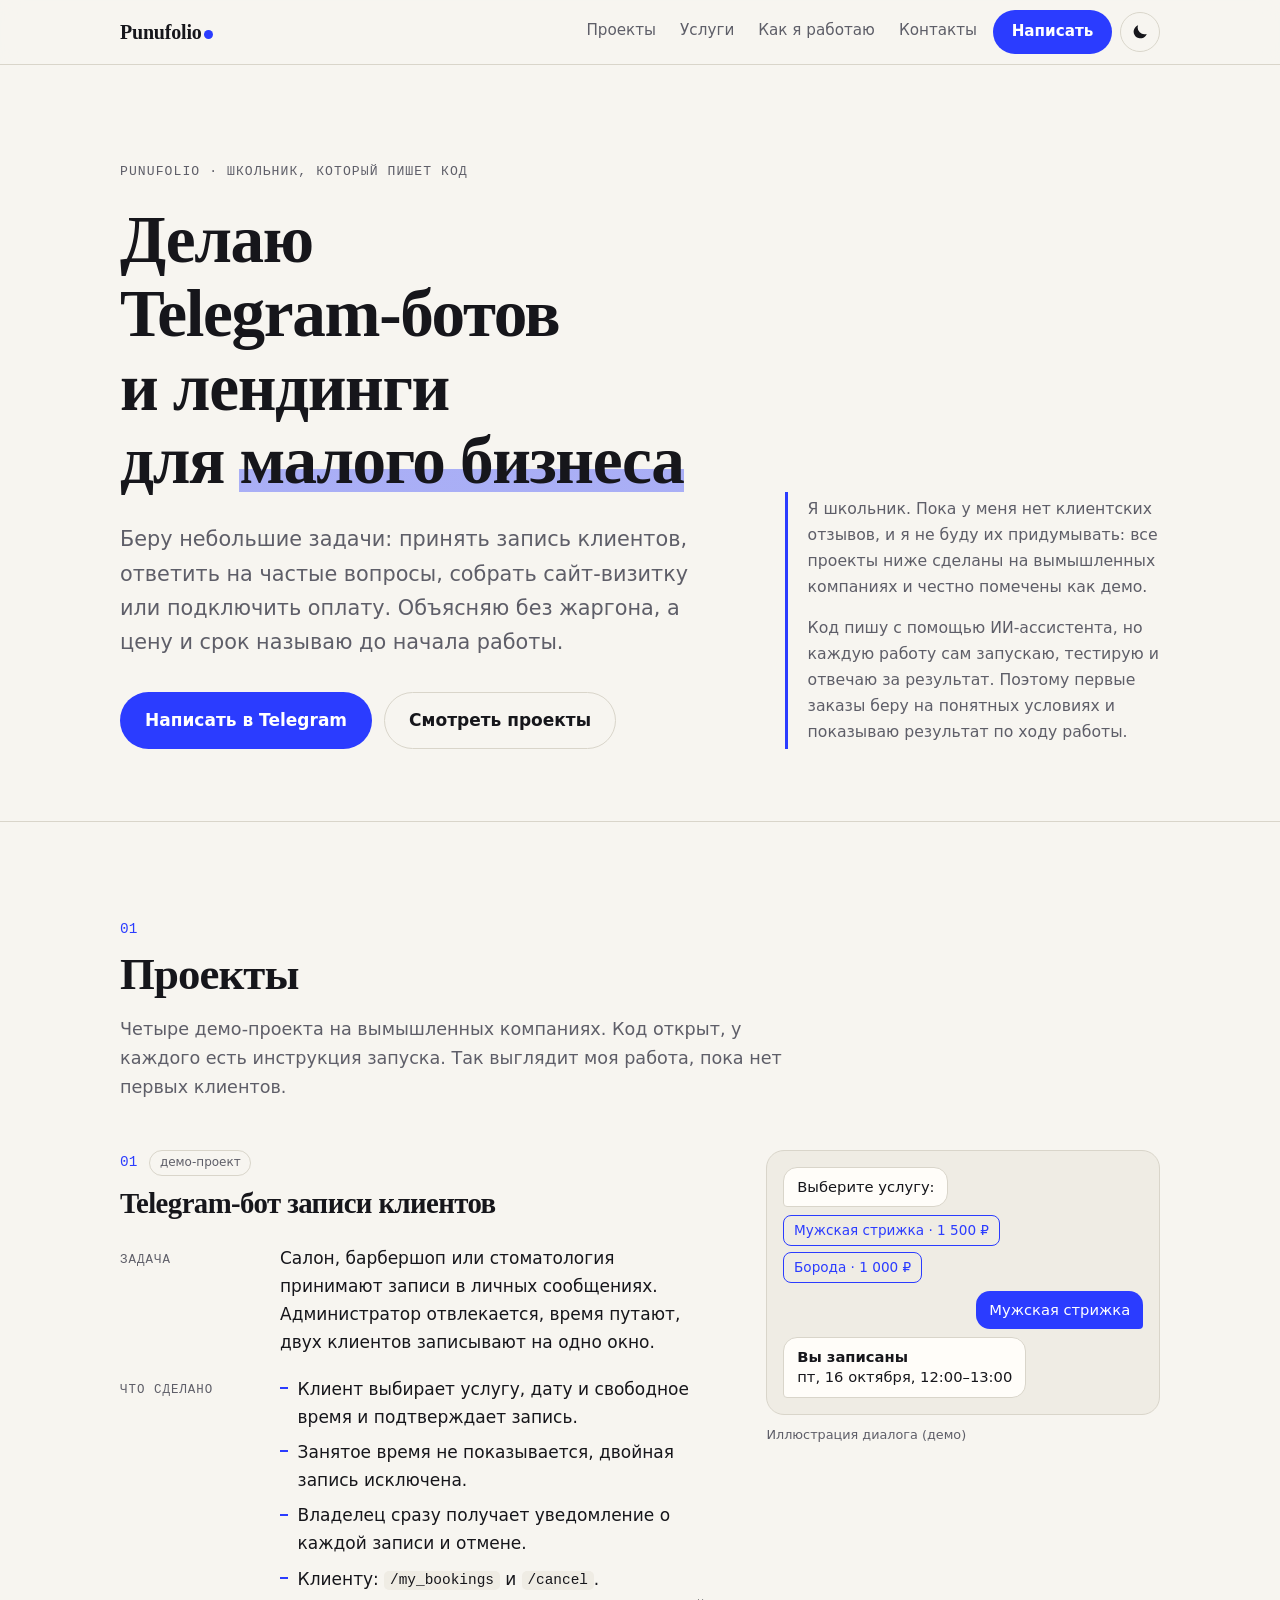
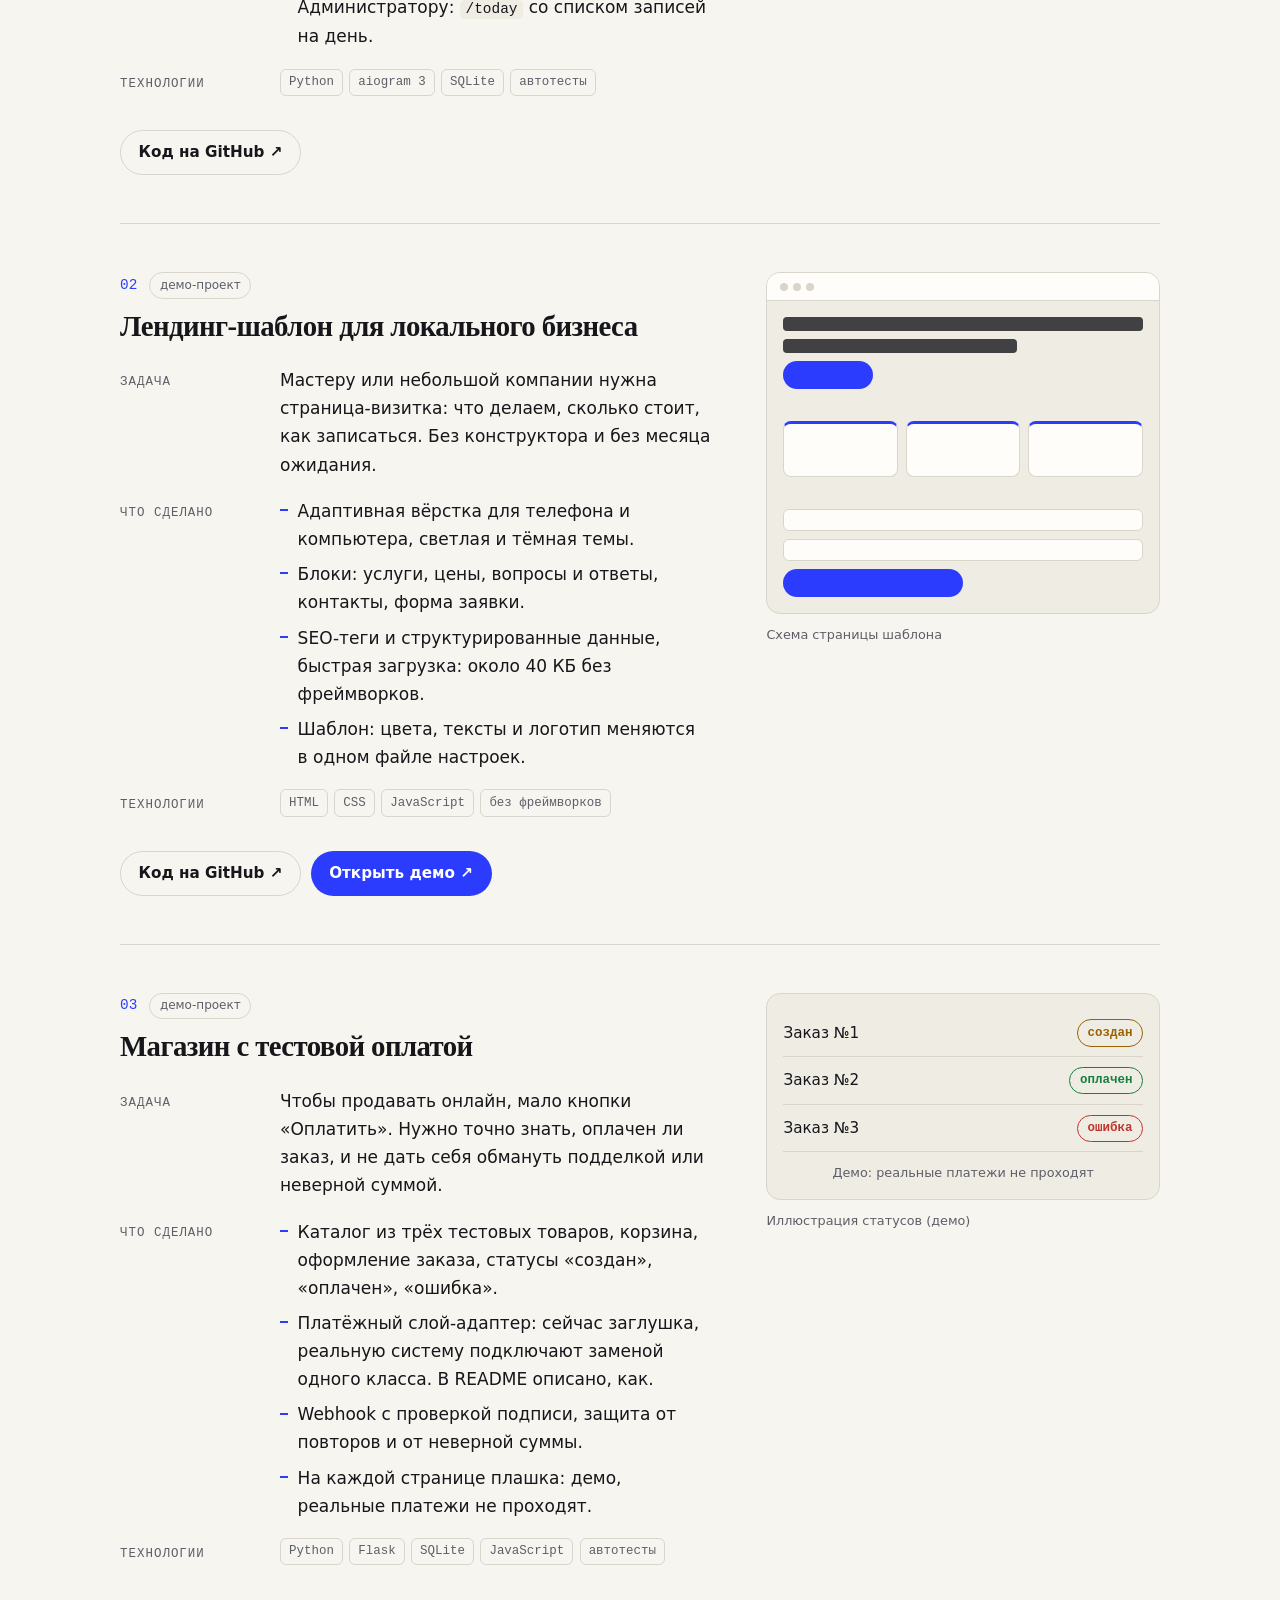
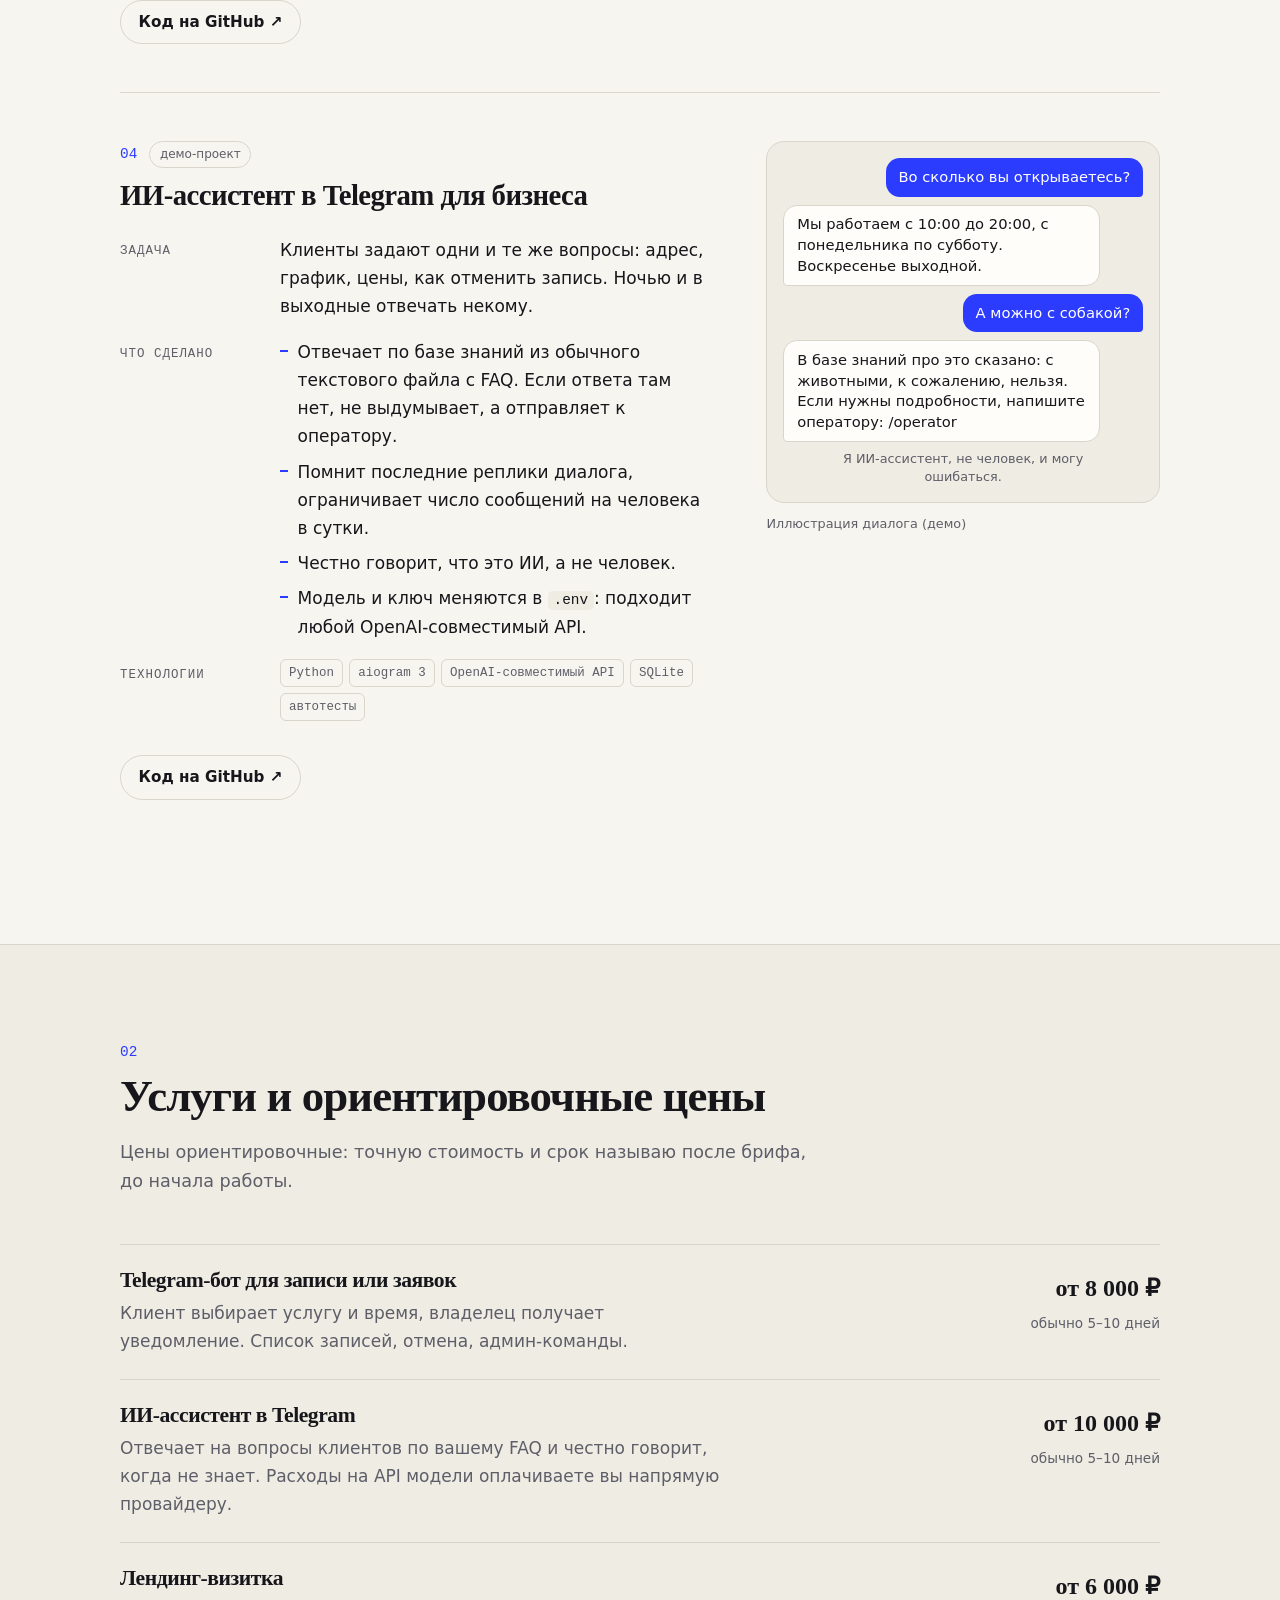
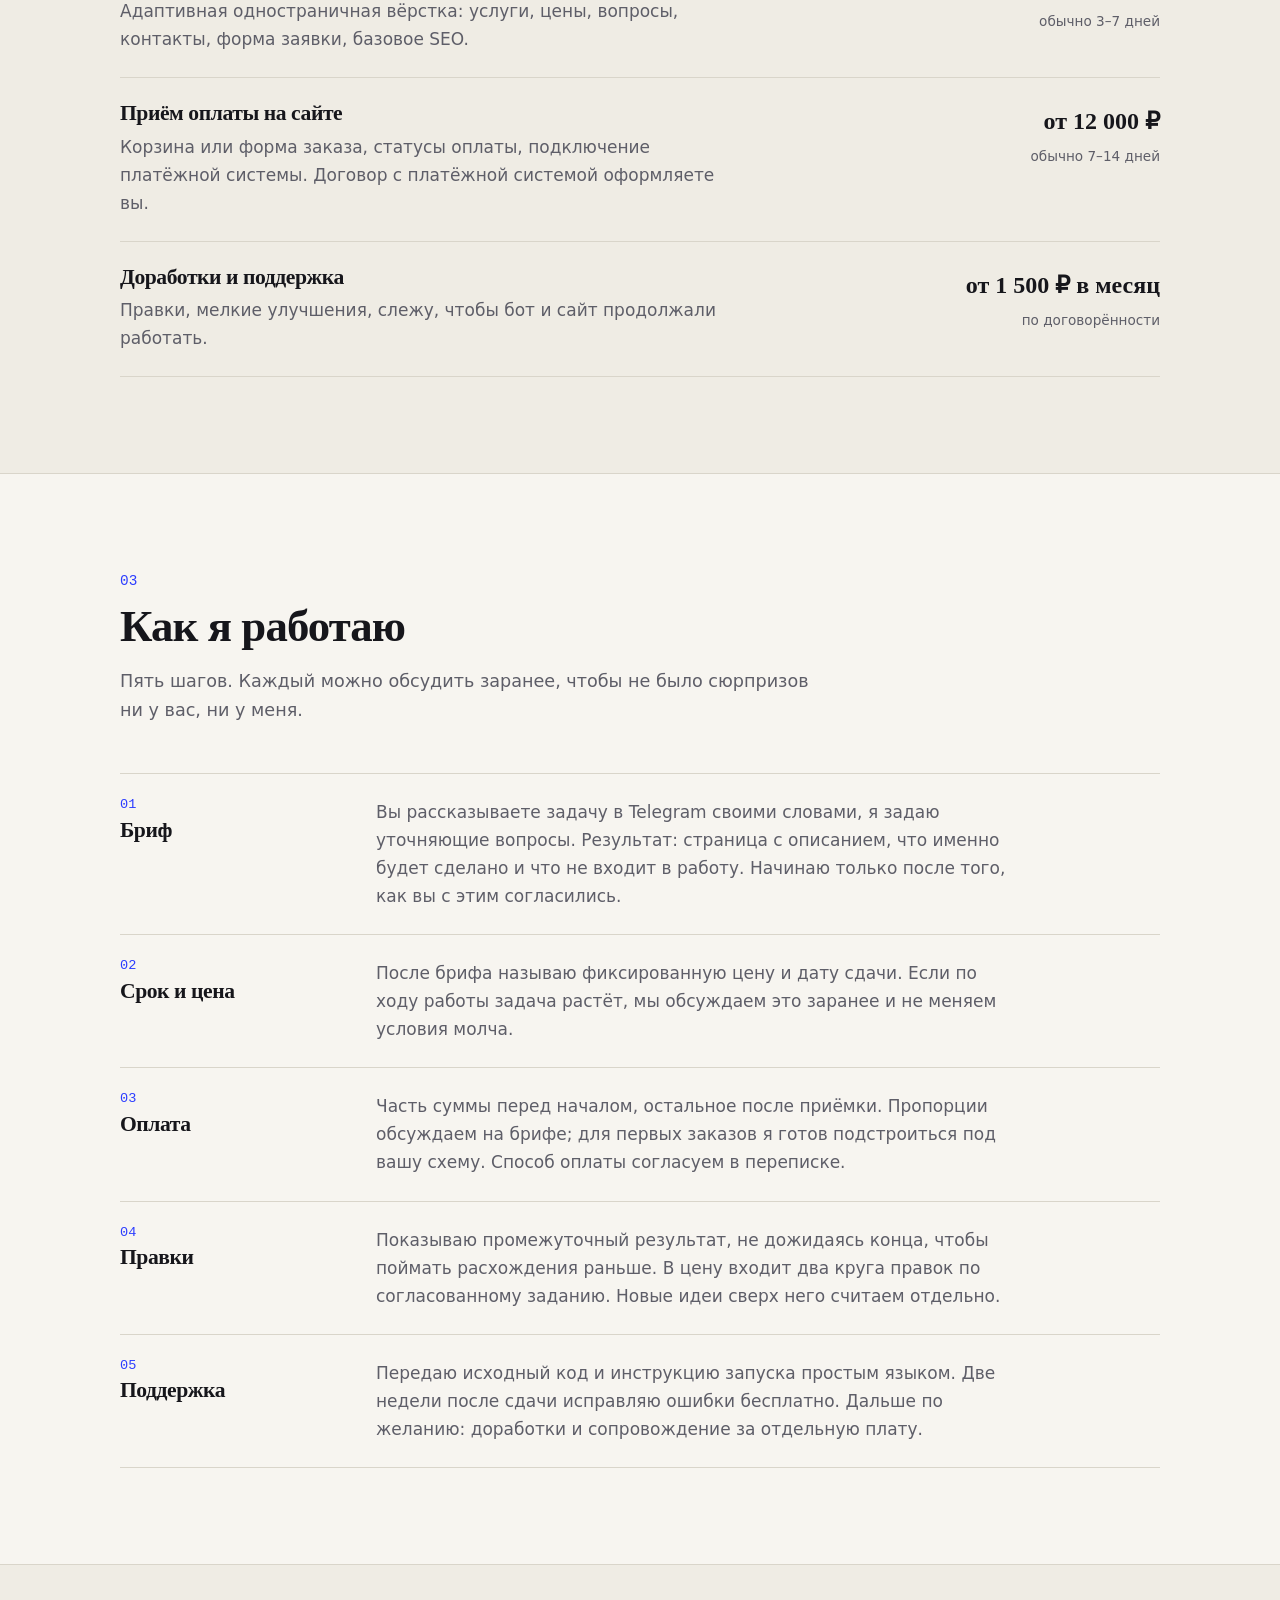
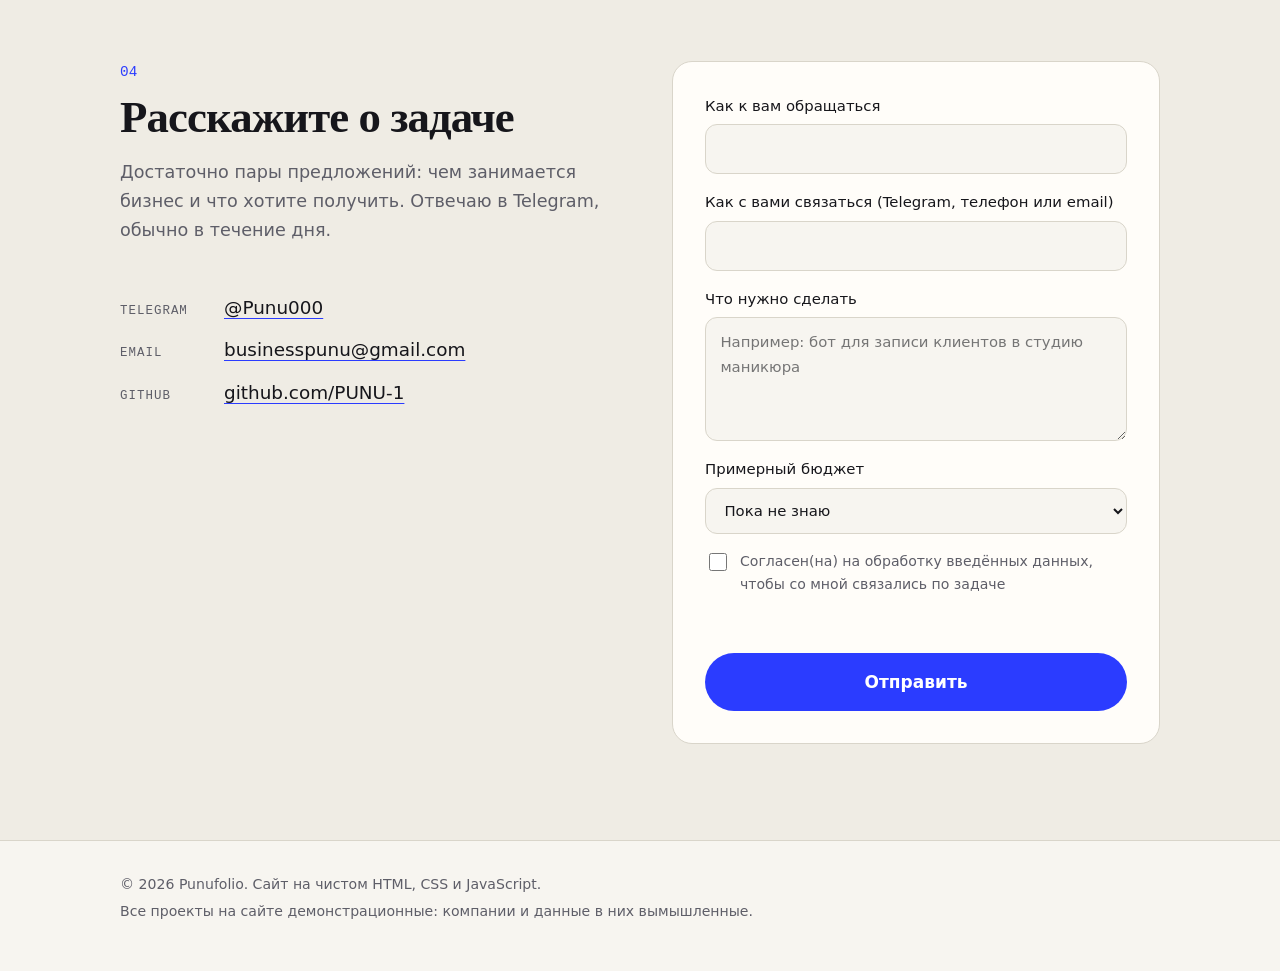
<file: showcase/index.html>
<!doctype html>
<html lang="ru">
<head>
  <meta charset="utf-8">
  <meta name="viewport" content="width=device-width, initial-scale=1">

  <!-- Эти теги подставляются из site.config.js, но превью ссылки в мессенджерах берётся отсюда. Поменяй имя здесь тоже. -->
  <title>Punufolio: Telegram-боты и лендинги для малого бизнеса</title>
  <meta name="description" content="Делаю Telegram-ботов, лендинги и приём оплаты для малого бизнеса. Четыре демо-проекта с открытым кодом, понятные условия, цена и срок до начала работы.">
  <meta name="theme-color" content="#2b3cff">
  <meta property="og:type" content="website">
  <meta property="og:locale" content="ru_RU">
  <meta property="og:title" content="Punufolio: Telegram-боты и лендинги для малого бизнеса">
  <meta property="og:description" content="Четыре демо-проекта с открытым кодом, понятные условия, цена и срок до начала работы.">
  <link rel="icon" href="assets/favicon.svg" type="image/svg+xml">
  <link rel="stylesheet" href="style.css">

  <script src="site.config.js"></script>
  <!-- Тема применяется до отрисовки, чтобы страница не «мигала» -->
  <script>
    (function () {
      var mode = null;
      try { mode = localStorage.getItem("theme"); } catch (e) {}
      if (mode !== "light" && mode !== "dark") {
        mode = window.matchMedia("(prefers-color-scheme: dark)").matches ? "dark" : "light";
      }
      var forced = /[?&]theme=(light|dark)/.exec(location.search); // ?theme=light или ?theme=dark в адресе: для превью
      if (forced) mode = forced[1];
      document.documentElement.setAttribute("data-theme", mode);
    })();
  </script>
  <script src="script.js" defer></script>
</head>
<body>
  <a class="skip-link" href="#main">К содержимому</a>

  <div id="setup-notice" class="setup-notice" hidden>
    Это шаблон: в <code>site.config.js</code> ещё стоят заглушки (имя, Telegram, ссылки на GitHub). Замени их, и эта плашка пропадёт. Список всего, что нужно поменять, лежит в <code>TODO.md</code>.
  </div>

  <header class="site-header">
    <div class="wrap header-inner">
      <a class="wordmark" href="#top"><span data-person-name>Punufolio</span><i aria-hidden="true"></i></a>

      <nav id="nav" class="nav" aria-label="Разделы сайта">
        <a href="#projects">Проекты</a>
        <a href="#services">Услуги</a>
        <a href="#process">Как я работаю</a>
        <a href="#contact">Контакты</a>
      </nav>

      <div class="header-actions">
        <a class="btn btn-small btn-primary header-cta" href="#contact" data-telegram-link>Написать</a>
        <button id="theme-toggle" class="icon-btn" type="button" aria-label="Переключить тему" aria-pressed="false">
          <svg class="icon-moon" viewBox="0 0 24 24" width="18" height="18" aria-hidden="true"><path fill="currentColor" d="M21 14.5A9 9 0 0 1 9.5 3a9 9 0 1 0 11.5 11.5z"/></svg>
          <svg class="icon-sun" viewBox="0 0 24 24" width="18" height="18" aria-hidden="true"><circle cx="12" cy="12" r="4.5" fill="currentColor"/><g stroke="currentColor" stroke-width="2" stroke-linecap="round"><path d="M12 2v2.5M12 19.5V22M2 12h2.5M19.5 12H22M4.9 4.9l1.8 1.8M17.3 17.3l1.8 1.8M4.9 19.1l1.8-1.8M17.3 6.7l1.8-1.8"/></g></svg>
        </button>
        <button id="menu-toggle" class="icon-btn menu-toggle" type="button" aria-label="Открыть меню" aria-expanded="false" aria-controls="nav">
          <svg viewBox="0 0 24 24" width="20" height="20" aria-hidden="true"><path d="M4 7h16M4 12h16M4 17h16" stroke="currentColor" stroke-width="2" stroke-linecap="round"/></svg>
        </button>
      </div>
    </div>
  </header>

  <main id="main">
    <!-- ===== Кто я ===== -->
    <section id="top" class="hero">
      <div class="wrap hero-grid">
        <div>
          <p class="eyebrow"><span data-person-name>Punufolio</span> · школьник, который пишет код</p>
          <h1>Делаю <span class="nobr">Telegram-ботов</span> и&nbsp;лендинги для&nbsp;<span class="mark">малого бизнеса</span></h1>
          <p class="lead">
            Беру небольшие задачи: принять запись клиентов, ответить на частые вопросы, собрать сайт-визитку
            или подключить оплату. Объясняю без жаргона, а цену и срок называю до начала работы.
          </p>
          <div class="hero-actions">
            <a class="btn btn-primary" href="#contact" data-telegram-link>Написать в Telegram</a>
            <a class="btn btn-ghost" href="#projects">Смотреть проекты</a>
          </div>
        </div>

        <aside class="about" aria-label="Коротко о себе">
          <img id="photo" class="photo" alt="" width="160" height="160" hidden>
          <p>
            Я школьник. Пока у меня нет клиентских отзывов, и я не буду их придумывать:
            все проекты ниже сделаны на вымышленных компаниях и честно помечены как демо.
          </p>
          <p>
            Код пишу с помощью ИИ-ассистента, но каждую работу сам запускаю, тестирую и отвечаю за результат.
            Поэтому первые заказы беру на понятных условиях и показываю результат по ходу работы.
          </p>
        </aside>
      </div>
    </section>

    <!-- ===== Проекты ===== -->
    <section id="projects" class="section">
      <div class="wrap">
        <header class="section-head">
          <p class="section-num">01</p>
          <h2>Проекты</h2>
          <p class="section-lead">
            Четыре демо-проекта на вымышленных компаниях. Код открыт, у каждого есть инструкция запуска.
            Так выглядит моя работа, пока нет первых клиентов.
          </p>
        </header>

        <!-- Проект 1 -->
        <article class="project" id="project-booking">
          <div class="project-main">
            <p class="project-num">01 <span class="chip chip-demo">демо-проект</span></p>
            <h3>Telegram-бот записи клиентов</h3>
            <dl class="facts">
              <dt>Задача</dt>
              <dd>Салон, барбершоп или стоматология принимают записи в личных сообщениях. Администратор отвлекается, время путают, двух клиентов записывают на одно окно.</dd>
              <dt>Что сделано</dt>
              <dd>
                <ul>
                  <li>Клиент выбирает услугу, дату и свободное время и подтверждает запись.</li>
                  <li>Занятое время не показывается, двойная запись исключена.</li>
                  <li>Владелец сразу получает уведомление о каждой записи и отмене.</li>
                  <li>Клиенту: <code>/my_bookings</code> и <code>/cancel</code>. Администратору: <code>/today</code> со списком записей на день.</li>
                </ul>
              </dd>
              <dt>Технологии</dt>
              <dd class="tags"><span>Python</span><span>aiogram 3</span><span>SQLite</span><span>автотесты</span></dd>
            </dl>
            <p class="links">
              <a class="btn btn-small btn-ghost" data-project-code="booking" href="#" target="_blank" rel="noopener">Код на GitHub ↗</a>
              <a class="btn btn-small btn-primary" data-project-demo="booking" href="#" target="_blank" rel="noopener" hidden>Открыть демо ↗</a>
            </p>
          </div>

          <figure class="project-visual">
            <div class="chat" role="img" aria-label="Пример диалога с ботом записи">
              <p class="msg bot">Выберите услугу:</p>
              <p class="msg opts"><span>Мужская стрижка · 1 500 ₽</span><span>Борода · 1 000 ₽</span></p>
              <p class="msg user">Мужская стрижка</p>
              <p class="msg bot"><b>Вы записаны</b><br>пт, 16 октября, 12:00–13:00</p>
            </div>
            <figcaption>Иллюстрация диалога (демо)</figcaption>
          </figure>
        </article>

        <!-- Проект 2 -->
        <article class="project" id="project-landing">
          <div class="project-main">
            <p class="project-num">02 <span class="chip chip-demo">демо-проект</span></p>
            <h3>Лендинг-шаблон для локального бизнеса</h3>
            <dl class="facts">
              <dt>Задача</dt>
              <dd>Мастеру или небольшой компании нужна страница-визитка: что делаем, сколько стоит, как записаться. Без конструктора и без месяца ожидания.</dd>
              <dt>Что сделано</dt>
              <dd>
                <ul>
                  <li>Адаптивная вёрстка для телефона и компьютера, светлая и тёмная темы.</li>
                  <li>Блоки: услуги, цены, вопросы и ответы, контакты, форма заявки.</li>
                  <li>SEO-теги и структурированные данные, быстрая загрузка: около 40 КБ без фреймворков.</li>
                  <li>Шаблон: цвета, тексты и логотип меняются в одном файле настроек.</li>
                </ul>
              </dd>
              <dt>Технологии</dt>
              <dd class="tags"><span>HTML</span><span>CSS</span><span>JavaScript</span><span>без фреймворков</span></dd>
            </dl>
            <p class="links">
              <a class="btn btn-small btn-ghost" data-project-code="landing" href="#" target="_blank" rel="noopener">Код на GitHub ↗</a>
              <a class="btn btn-small btn-primary" data-project-demo="landing" href="#" target="_blank" rel="noopener" hidden>Открыть демо ↗</a>
            </p>
          </div>

          <figure class="project-visual">
            <div class="mini-site" role="img" aria-label="Схема страницы лендинга: шапка, первый экран, карточки услуг, форма">
              <div class="mini-bar"><i></i><i></i><i></i></div>
              <div class="mini-hero"><b></b><b></b><u></u></div>
              <div class="mini-cards"><i></i><i></i><i></i></div>
              <div class="mini-form"><i></i><i></i><u></u></div>
            </div>
            <figcaption>Схема страницы шаблона</figcaption>
          </figure>
        </article>

        <!-- Проект 3 -->
        <article class="project" id="project-shop">
          <div class="project-main">
            <p class="project-num">03 <span class="chip chip-demo">демо-проект</span></p>
            <h3>Магазин с тестовой оплатой</h3>
            <dl class="facts">
              <dt>Задача</dt>
              <dd>Чтобы продавать онлайн, мало кнопки «Оплатить». Нужно точно знать, оплачен ли заказ, и не дать себя обмануть подделкой или неверной суммой.</dd>
              <dt>Что сделано</dt>
              <dd>
                <ul>
                  <li>Каталог из трёх тестовых товаров, корзина, оформление заказа, статусы «создан», «оплачен», «ошибка».</li>
                  <li>Платёжный слой-адаптер: сейчас заглушка, реальную систему подключают заменой одного класса. В README описано, как.</li>
                  <li>Webhook с проверкой подписи, защита от повторов и от неверной суммы.</li>
                  <li>На каждой странице плашка: демо, реальные платежи не проходят.</li>
                </ul>
              </dd>
              <dt>Технологии</dt>
              <dd class="tags"><span>Python</span><span>Flask</span><span>SQLite</span><span>JavaScript</span><span>автотесты</span></dd>
            </dl>
            <p class="links">
              <a class="btn btn-small btn-ghost" data-project-code="shop" href="#" target="_blank" rel="noopener">Код на GitHub ↗</a>
              <a class="btn btn-small btn-primary" data-project-demo="shop" href="#" target="_blank" rel="noopener" hidden>Открыть демо ↗</a>
            </p>
          </div>

          <figure class="project-visual">
            <div class="orders" role="img" aria-label="Пример статусов заказов">
              <p><span>Заказ №1</span><b class="status s-wait">создан</b></p>
              <p><span>Заказ №2</span><b class="status s-ok">оплачен</b></p>
              <p><span>Заказ №3</span><b class="status s-bad">ошибка</b></p>
              <p class="orders-note">Демо: реальные платежи не проходят</p>
            </div>
            <figcaption>Иллюстрация статусов (демо)</figcaption>
          </figure>
        </article>

        <!-- Проект 4 -->
        <article class="project" id="project-assistant">
          <div class="project-main">
            <p class="project-num">04 <span class="chip chip-demo">демо-проект</span></p>
            <h3>ИИ-ассистент в Telegram для бизнеса</h3>
            <dl class="facts">
              <dt>Задача</dt>
              <dd>Клиенты задают одни и те же вопросы: адрес, график, цены, как отменить запись. Ночью и в выходные отвечать некому.</dd>
              <dt>Что сделано</dt>
              <dd>
                <ul>
                  <li>Отвечает по базе знаний из обычного текстового файла с FAQ. Если ответа там нет, не выдумывает, а отправляет к оператору.</li>
                  <li>Помнит последние реплики диалога, ограничивает число сообщений на человека в сутки.</li>
                  <li>Честно говорит, что это ИИ, а не человек.</li>
                  <li>Модель и ключ меняются в <code>.env</code>: подходит любой OpenAI-совместимый API.</li>
                </ul>
              </dd>
              <dt>Технологии</dt>
              <dd class="tags"><span>Python</span><span>aiogram 3</span><span>OpenAI-совместимый API</span><span>SQLite</span><span>автотесты</span></dd>
            </dl>
            <p class="links">
              <a class="btn btn-small btn-ghost" data-project-code="assistant" href="#" target="_blank" rel="noopener">Код на GitHub ↗</a>
              <a class="btn btn-small btn-primary" data-project-demo="assistant" href="#" target="_blank" rel="noopener" hidden>Открыть демо ↗</a>
            </p>
          </div>

          <figure class="project-visual">
            <div class="chat" role="img" aria-label="Пример диалога с ИИ-ассистентом">
              <p class="msg user">Во сколько вы открываетесь?</p>
              <p class="msg bot">Мы работаем с 10:00 до 20:00, с понедельника по субботу. Воскресенье выходной.</p>
              <p class="msg user">А можно с собакой?</p>
              <p class="msg bot">В базе знаний про это сказано: с животными, к сожалению, нельзя. Если нужны подробности, напишите оператору: /operator</p>
              <p class="msg hint">Я ИИ-ассистент, не человек, и могу ошибаться.</p>
            </div>
            <figcaption>Иллюстрация диалога (демо)</figcaption>
          </figure>
        </article>
      </div>
    </section>

    <!-- ===== Услуги и цены ===== -->
    <section id="services" class="section section-alt">
      <div class="wrap">
        <header class="section-head">
          <p class="section-num">02</p>
          <h2>Услуги и ориентировочные цены</h2>
          <p id="services-note" class="section-lead"></p>
        </header>
        <ul id="services-list" class="service-list"></ul>
      </div>
    </section>

    <!-- ===== Как я работаю ===== -->
    <section id="process" class="section">
      <div class="wrap">
        <header class="section-head">
          <p class="section-num">03</p>
          <h2>Как я работаю</h2>
          <p class="section-lead">Пять шагов. Каждый можно обсудить заранее, чтобы не было сюрпризов ни у вас, ни у меня.</p>
        </header>

        <ol class="steps">
          <li>
            <h3>Бриф</h3>
            <p>Вы рассказываете задачу в Telegram своими словами, я задаю уточняющие вопросы. Результат: страница с описанием, что именно будет сделано и что не входит в работу. Начинаю только после того, как вы с этим согласились.</p>
          </li>
          <li>
            <h3>Срок и цена</h3>
            <p>После брифа называю фиксированную цену и дату сдачи. Если по ходу работы задача растёт, мы обсуждаем это заранее и не меняем условия молча.</p>
          </li>
          <li>
            <h3>Оплата</h3>
            <p>Часть суммы перед началом, остальное после приёмки. Пропорции обсуждаем на брифе; для первых заказов я готов подстроиться под вашу схему. Способ оплаты согласуем в переписке.</p>
          </li>
          <li>
            <h3>Правки</h3>
            <p>Показываю промежуточный результат, не дожидаясь конца, чтобы поймать расхождения раньше. В цену входит два круга правок по согласованному заданию. Новые идеи сверх него считаем отдельно.</p>
          </li>
          <li>
            <h3>Поддержка</h3>
            <p>Передаю исходный код и инструкцию запуска простым языком. Две недели после сдачи исправляю ошибки бесплатно. Дальше по желанию: доработки и сопровождение за отдельную плату.</p>
          </li>
        </ol>
      </div>
    </section>

    <!-- ===== Контакты и форма ===== -->
    <section id="contact" class="section section-alt">
      <div class="wrap contact-grid">
        <div>
          <header class="section-head">
            <p class="section-num">04</p>
            <h2>Расскажите о задаче</h2>
            <p class="section-lead">Достаточно пары предложений: чем занимается бизнес и что хотите получить. Отвечаю в Telegram, обычно в течение дня.</p>
          </header>

          <ul class="contact-list">
            <li><span>Telegram</span> <a data-telegram-link data-telegram-text href="#" target="_blank" rel="noopener">@your_telegram</a></li>
            <li id="contact-email" hidden><span>Email</span> <a href="#"></a></li>
            <li id="contact-github" hidden><span>GitHub</span> <a href="#" target="_blank" rel="noopener"></a></li>
          </ul>
        </div>

        <form id="lead-form" class="lead-form" novalidate>
          <label>Как к вам обращаться
            <input name="name" type="text" autocomplete="name" required minlength="2" maxlength="80">
          </label>
          <label>Как с вами связаться (Telegram, телефон или email)
            <input name="contact" type="text" required minlength="3" maxlength="120">
          </label>
          <label>Что нужно сделать
            <textarea name="task" rows="4" required minlength="10" maxlength="1000" placeholder="Например: бот для записи клиентов в студию маникюра"></textarea>
          </label>
          <label>Примерный бюджет
            <select name="budget">
              <option value="">Пока не знаю</option>
              <option>до 5 000 ₽</option>
              <option>5 000–15 000 ₽</option>
              <option>15 000 ₽ и больше</option>
            </select>
          </label>

          <!-- Ловушка для спам-ботов: человек это поле не видит -->
          <div class="visually-hidden" aria-hidden="true">
            <label>Не заполняйте <input name="website" type="text" tabindex="-1" autocomplete="off"></label>
          </div>

          <label class="consent">
            <input name="consent" type="checkbox" required>
            <span>Согласен(на) на обработку введённых данных, чтобы со мной связались по задаче</span>
          </label>

          <p id="form-status" class="form-status" role="status" aria-live="polite"></p>
          <button class="btn btn-primary" type="submit">Отправить</button>
        </form>
      </div>
    </section>
  </main>

  <footer class="site-footer">
    <div class="wrap footer-inner">
      <p>© <span id="year"></span> <span data-person-name>Punufolio</span>. Сайт на чистом HTML, CSS и JavaScript.</p>
      <p>Все проекты на сайте демонстрационные: компании и данные в них вымышленные.</p>
    </div>
  </footer>

  <noscript><p class="wrap">Чтобы увидеть цены и работающие ссылки, включите JavaScript.</p></noscript>
</body>
</html>
</file>
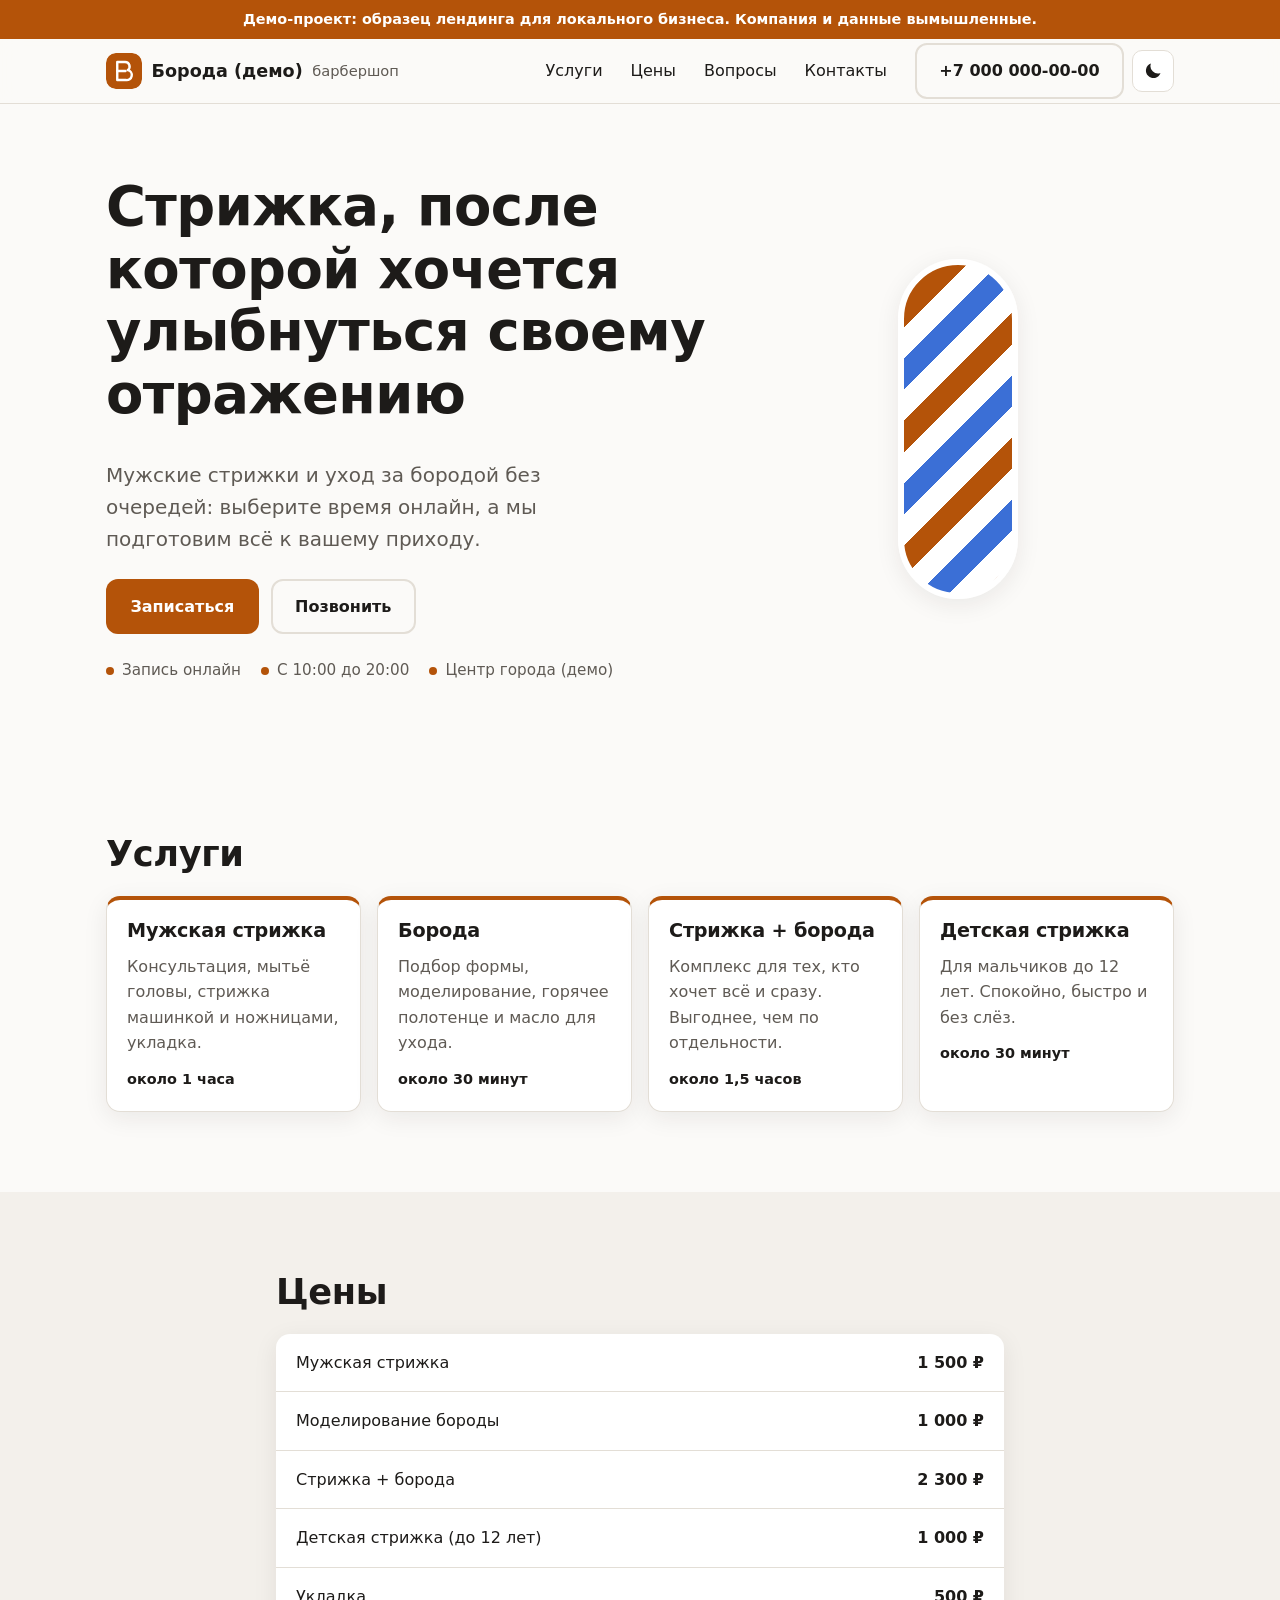
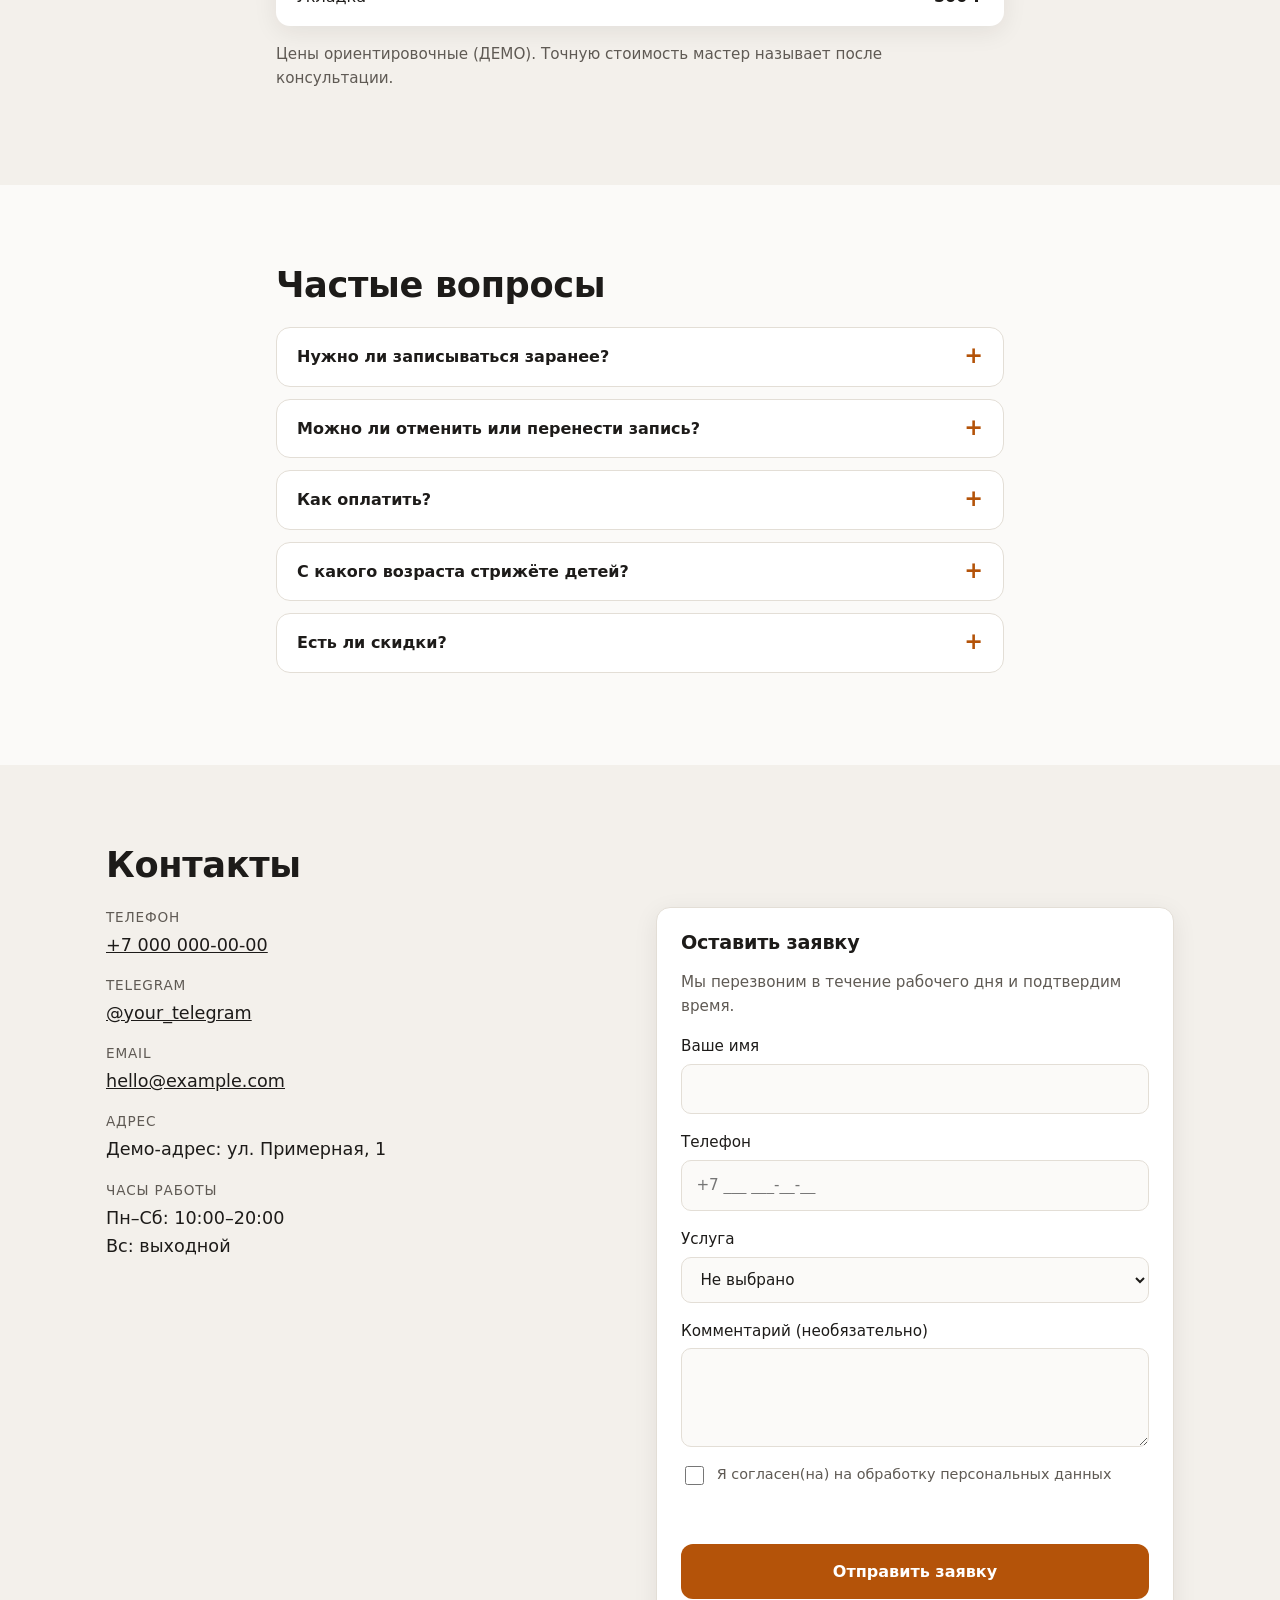
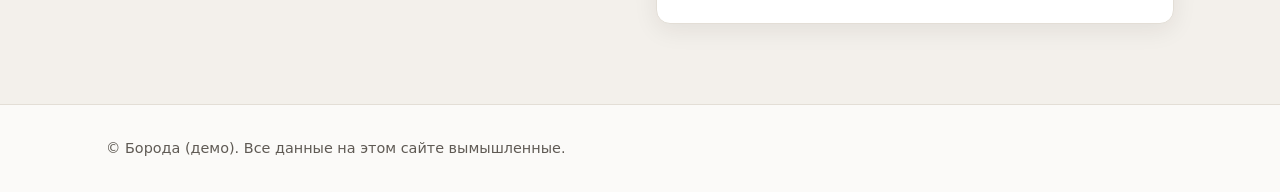
<file: projects/02-landing-template/index.html>
<!doctype html>
<html lang="ru">
<head>
  <meta charset="utf-8">
  <meta name="viewport" content="width=device-width, initial-scale=1">

  <!--
    SEO-ТЕГИ. Страница заполняет их из site.config.js сама, и поисковики (Google, Яндекс) это видят.
    Но превью ссылки в мессенджерах и соцсетях берётся из этого файла как есть, без выполнения JS.
    Поэтому при передаче сайта клиенту продублируйте здесь title, description и og:* (строки ниже).
  -->
  <title>Борода (демо): барбершоп, запись на стрижку онлайн</title>
  <meta name="description" content="Мужские стрижки, уход за бородой и детские стрижки. Запись онлайн, работаем ежедневно, кроме воскресенья. Демо-сайт из портфолио.">
  <meta name="robots" content="index, follow">
  <meta name="theme-color" content="#b45309">
  <meta property="og:type" content="website">
  <meta property="og:locale" content="ru_RU">
  <meta property="og:title" content="Борода (демо): барбершоп, запись на стрижку онлайн">
  <meta property="og:description" content="Мужские стрижки, уход за бородой и детские стрижки. Запись онлайн. Демо-сайт из портфолио.">

  <link rel="icon" href="assets/favicon.svg" type="image/svg+xml">
  <link rel="stylesheet" href="style.css">

  <!-- Настройки сайта. Править нужно только этот файл. -->
  <script src="site.config.js"></script>
  <!-- Тема и цвета применяются до отрисовки страницы, чтобы не было «мигания» -->
  <script>
    (function () {
      var cfg = (window.SITE_CONFIG || {}).theme || {};
      var root = document.documentElement;
      var mode = null;
      try { mode = localStorage.getItem("theme"); } catch (e) {}
      if (mode !== "light" && mode !== "dark") mode = cfg.defaultMode || "auto";
      if (mode === "auto") mode = window.matchMedia("(prefers-color-scheme: dark)").matches ? "dark" : "light";
      var forced = /[?&]theme=(light|dark)/.exec(location.search); // ?theme=light или ?theme=dark в адресе: для превью
      if (forced) mode = forced[1];
      root.setAttribute("data-theme", mode);

      // Цвет текста на кнопках с акцентным фоном: чёрный или белый — смотря что контрастнее
      function onColor(hex) {
        var m = /^#?([0-9a-f]{2})([0-9a-f]{2})([0-9a-f]{2})$/i.exec(hex || "");
        if (!m) return "#fff";
        var c = [m[1], m[2], m[3]].map(function (v) {
          v = parseInt(v, 16) / 255;
          return v <= 0.03928 ? v / 12.92 : Math.pow((v + 0.055) / 1.055, 2.4);
        });
        var luminance = 0.2126 * c[0] + 0.7152 * c[1] + 0.0722 * c[2];
        return luminance > 0.4 ? "#111" : "#fff";
      }
      if (cfg.accent) {
        root.style.setProperty("--accent-light", cfg.accent);
        root.style.setProperty("--on-accent-light", onColor(cfg.accent));
      }
      if (cfg.accentDark || cfg.accent) {
        var dark = cfg.accentDark || cfg.accent;
        root.style.setProperty("--accent-dark", dark);
        root.style.setProperty("--on-accent-dark", onColor(dark));
      }
    })();
  </script>
  <script src="script.js" defer></script>
</head>
<body>
  <a class="skip-link" href="#main">К содержимому</a>

  <div id="demo-notice" class="demo-notice" hidden></div>

  <header class="site-header">
    <div class="container header-inner">
      <a class="brand" href="#top" id="brand" aria-label="На главную"></a>

      <nav id="nav" class="nav" aria-label="Разделы сайта"></nav>

      <div class="header-actions">
        <a id="header-phone" class="btn btn-ghost header-phone" href="#" hidden></a>
        <button id="theme-toggle" class="icon-btn" type="button" aria-label="Переключить тему" aria-pressed="false">
          <svg class="icon-moon" viewBox="0 0 24 24" width="20" height="20" aria-hidden="true"><path fill="currentColor" d="M21 14.5A9 9 0 0 1 9.5 3a9 9 0 1 0 11.5 11.5z"/></svg>
          <svg class="icon-sun" viewBox="0 0 24 24" width="20" height="20" aria-hidden="true"><circle cx="12" cy="12" r="4.5" fill="currentColor"/><g stroke="currentColor" stroke-width="2" stroke-linecap="round"><path d="M12 2v2.5M12 19.5V22M2 12h2.5M19.5 12H22M4.9 4.9l1.8 1.8M17.3 17.3l1.8 1.8M4.9 19.1l1.8-1.8M17.3 6.7l1.8-1.8"/></g></svg>
        </button>
        <button id="menu-toggle" class="icon-btn menu-toggle" type="button" aria-label="Открыть меню" aria-expanded="false" aria-controls="nav">
          <svg viewBox="0 0 24 24" width="22" height="22" aria-hidden="true"><path d="M4 7h16M4 12h16M4 17h16" stroke="currentColor" stroke-width="2" stroke-linecap="round"/></svg>
        </button>
      </div>
    </div>
  </header>

  <main id="main">
    <section id="top" class="hero">
      <div class="container hero-inner">
        <div class="hero-text">
          <h1 id="hero-title"></h1>
          <p id="hero-subtitle" class="lead"></p>
          <div class="hero-buttons">
            <a id="hero-primary" class="btn btn-primary" href="#contacts"></a>
            <a id="hero-secondary" class="btn btn-ghost" href="#" hidden></a>
          </div>
          <ul id="hero-facts" class="facts"></ul>
        </div>
        <div class="hero-art" aria-hidden="true"><div class="pole"></div></div>
      </div>
    </section>

    <section id="services" class="section">
      <div class="container">
        <h2 id="services-title"></h2>
        <div id="services-list" class="cards"></div>
      </div>
    </section>

    <section id="prices" class="section section-alt">
      <div class="container narrow">
        <h2 id="prices-title"></h2>
        <table class="price-table">
          <caption class="visually-hidden">Прайс-лист</caption>
          <thead class="visually-hidden"><tr><th scope="col">Услуга</th><th scope="col">Цена</th></tr></thead>
          <tbody id="prices-body"></tbody>
        </table>
        <p id="prices-note" class="note"></p>
      </div>
    </section>

    <section id="faq" class="section">
      <div class="container narrow">
        <h2 id="faq-title"></h2>
        <div id="faq-list" class="faq"></div>
      </div>
    </section>

    <section id="contacts" class="section section-alt">
      <div class="container">
        <h2 id="contacts-title"></h2>
        <div class="contacts-grid">
          <div id="contacts-info" class="contacts-info"></div>

          <form id="lead-form" class="lead-form" novalidate>
            <h3 id="form-title"></h3>
            <p id="form-subtitle" class="note"></p>

            <label>Ваше имя
              <input name="name" type="text" autocomplete="name" required minlength="2" maxlength="80">
            </label>
            <label>Телефон
              <input name="phone" type="tel" autocomplete="tel" inputmode="tel" required minlength="6" maxlength="30" placeholder="+7 ___ ___-__-__">
            </label>
            <label>Услуга
              <select name="service" id="form-service"></select>
            </label>
            <label>Комментарий (необязательно)
              <textarea name="comment" rows="3" maxlength="500"></textarea>
            </label>

            <!-- Ловушка для спам-ботов: человек это поле не видит и не заполняет -->
            <div class="visually-hidden" aria-hidden="true">
              <label>Не заполняйте это поле <input name="website" type="text" tabindex="-1" autocomplete="off"></label>
            </div>

            <label class="consent">
              <input name="consent" type="checkbox" required>
              <span id="form-consent"></span>
            </label>

            <p id="form-status" class="form-status" role="status" aria-live="polite"></p>
            <button id="form-submit" class="btn btn-primary" type="submit"></button>
          </form>
        </div>
      </div>
    </section>
  </main>

  <footer class="site-footer">
    <div class="container footer-inner">
      <p id="footer-text"></p>
      <a id="footer-privacy" href="#" hidden>Политика конфиденциальности</a>
    </div>
  </footer>

  <noscript><p class="container note">Чтобы увидеть сайт, включите JavaScript в браузере.</p></noscript>
</body>
</html>
</file>
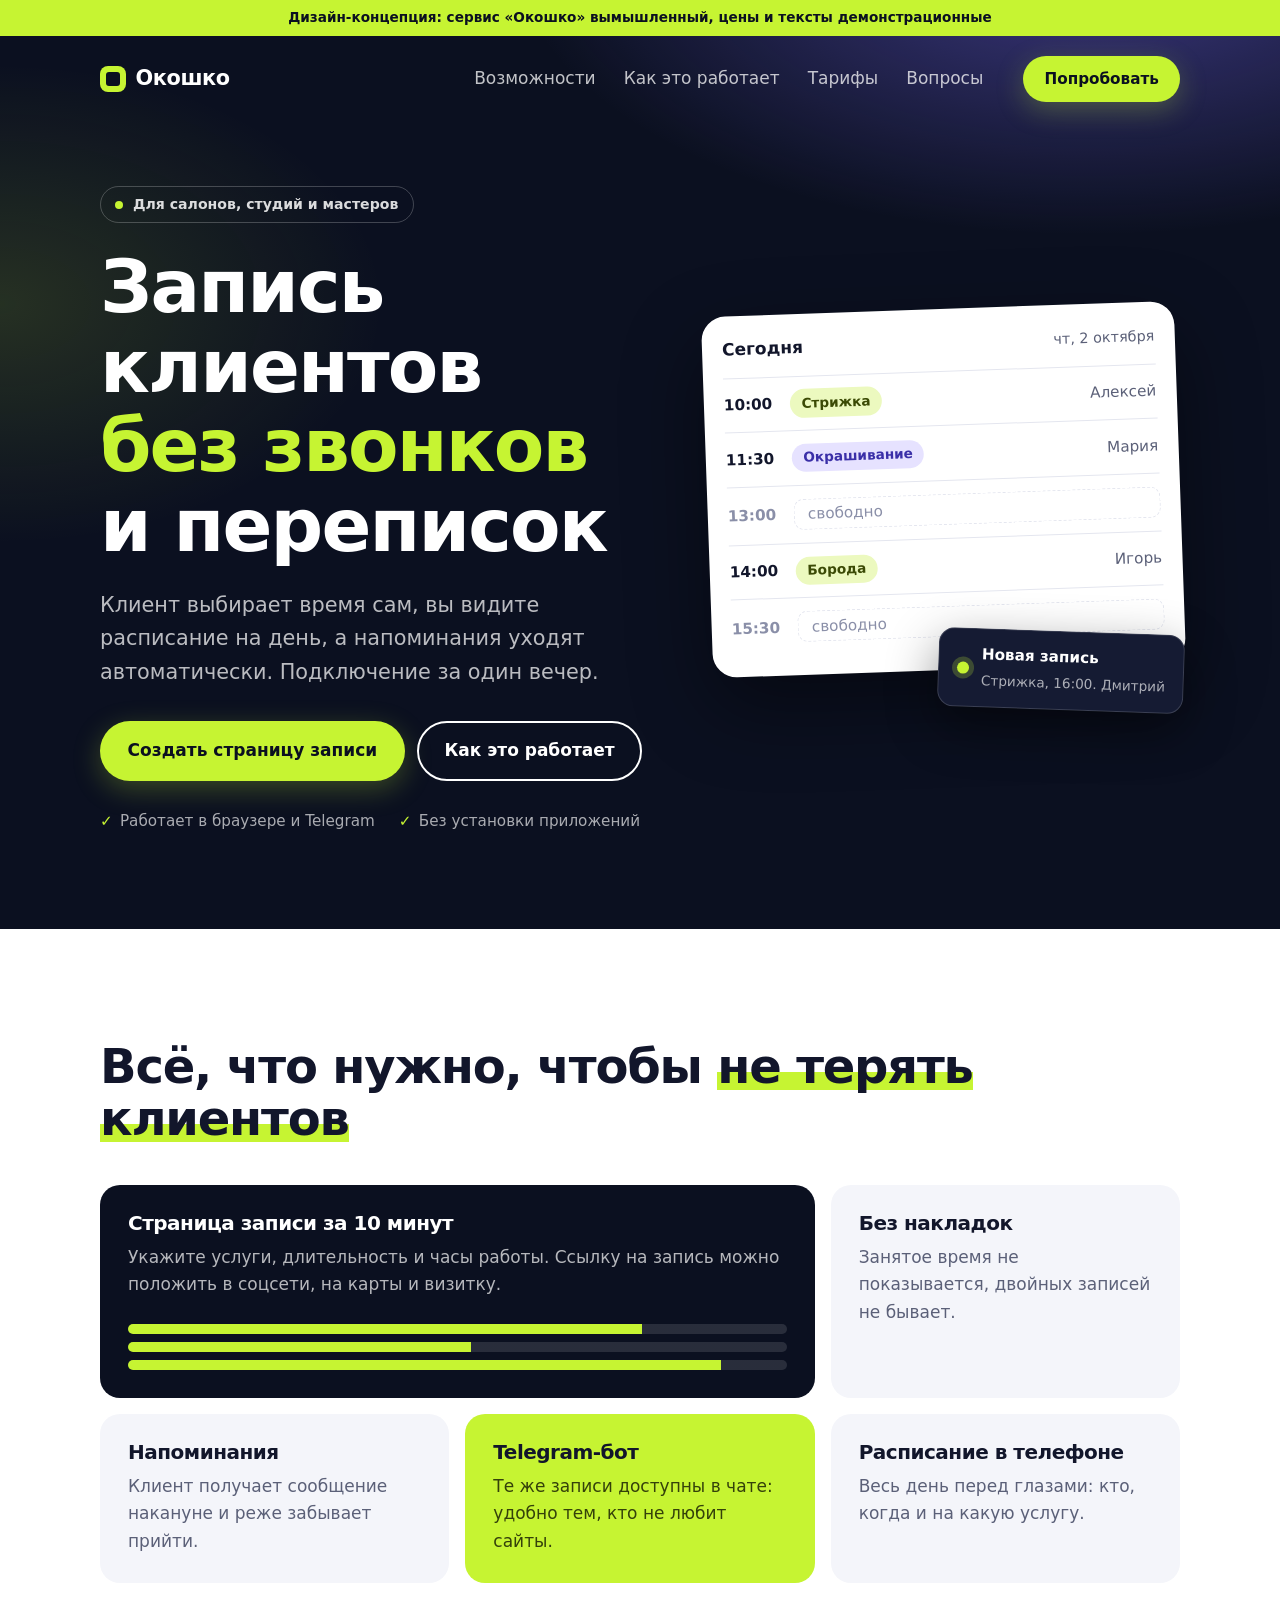
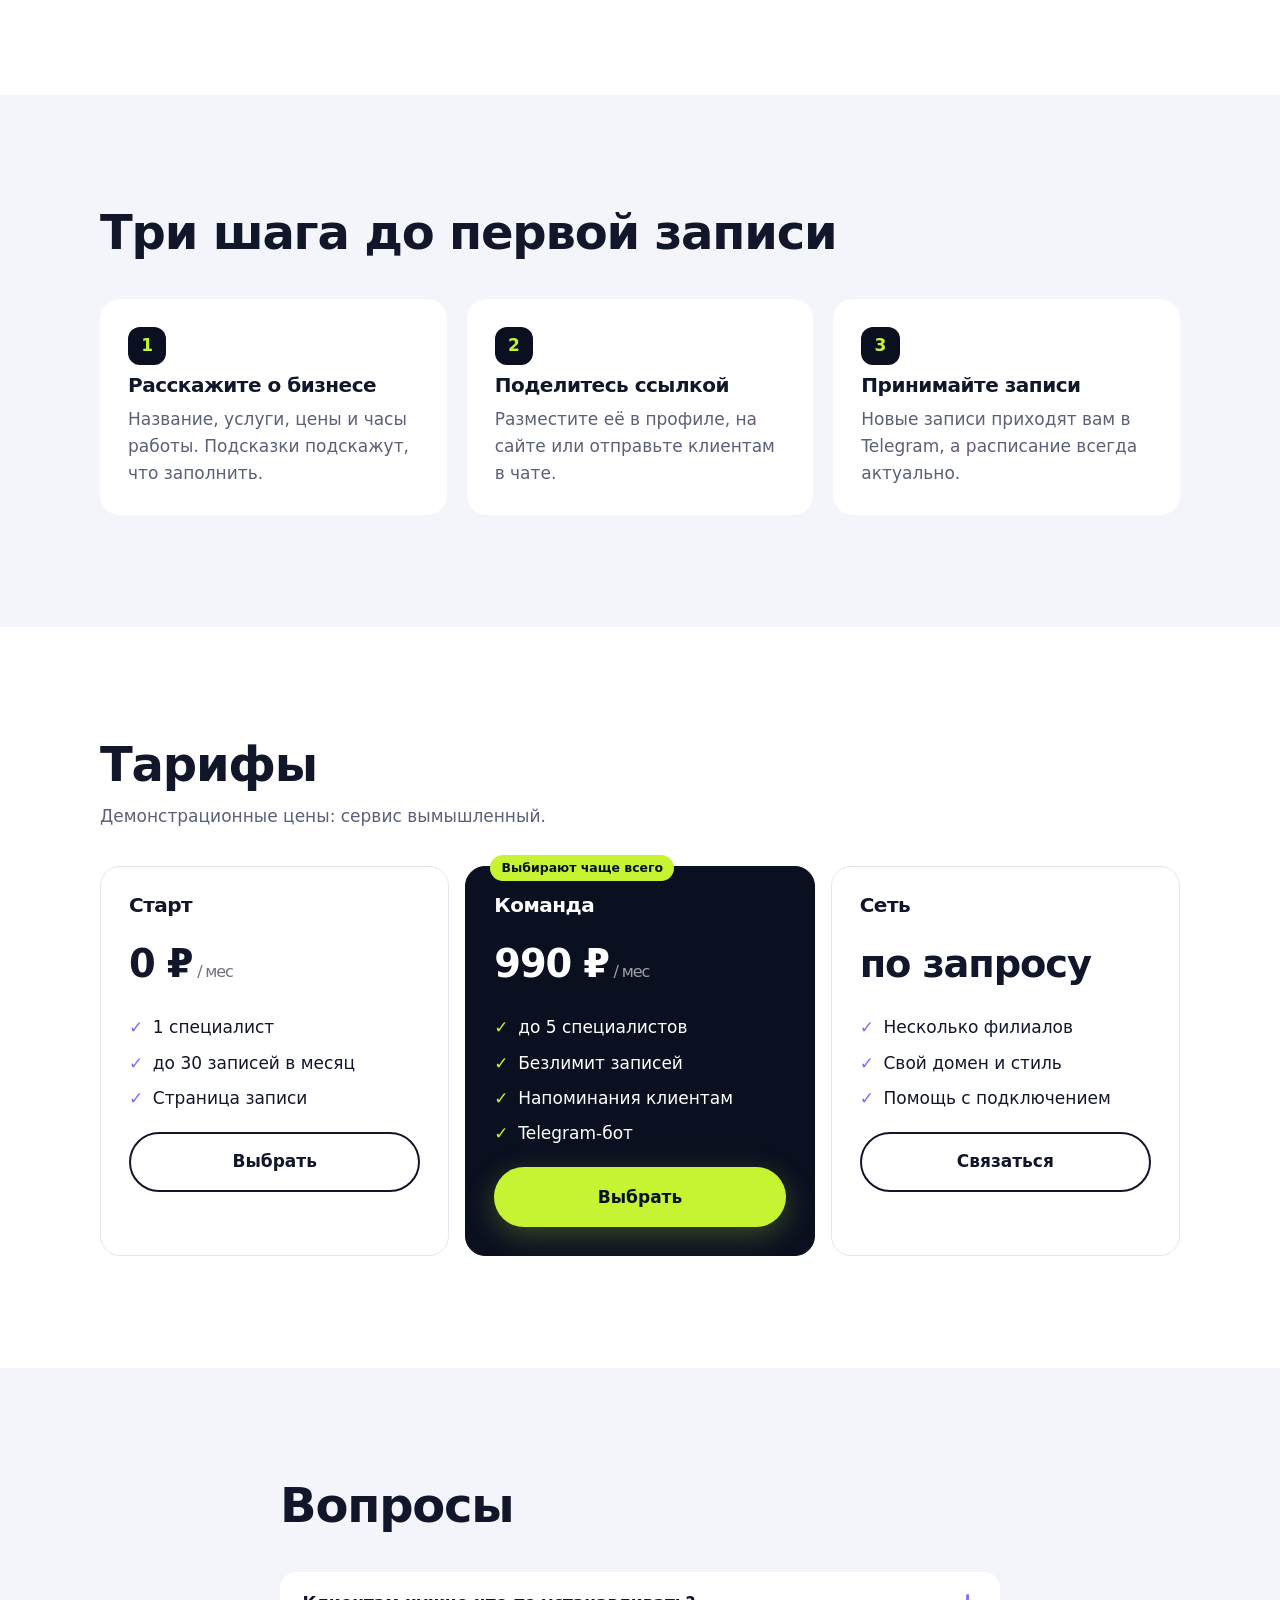
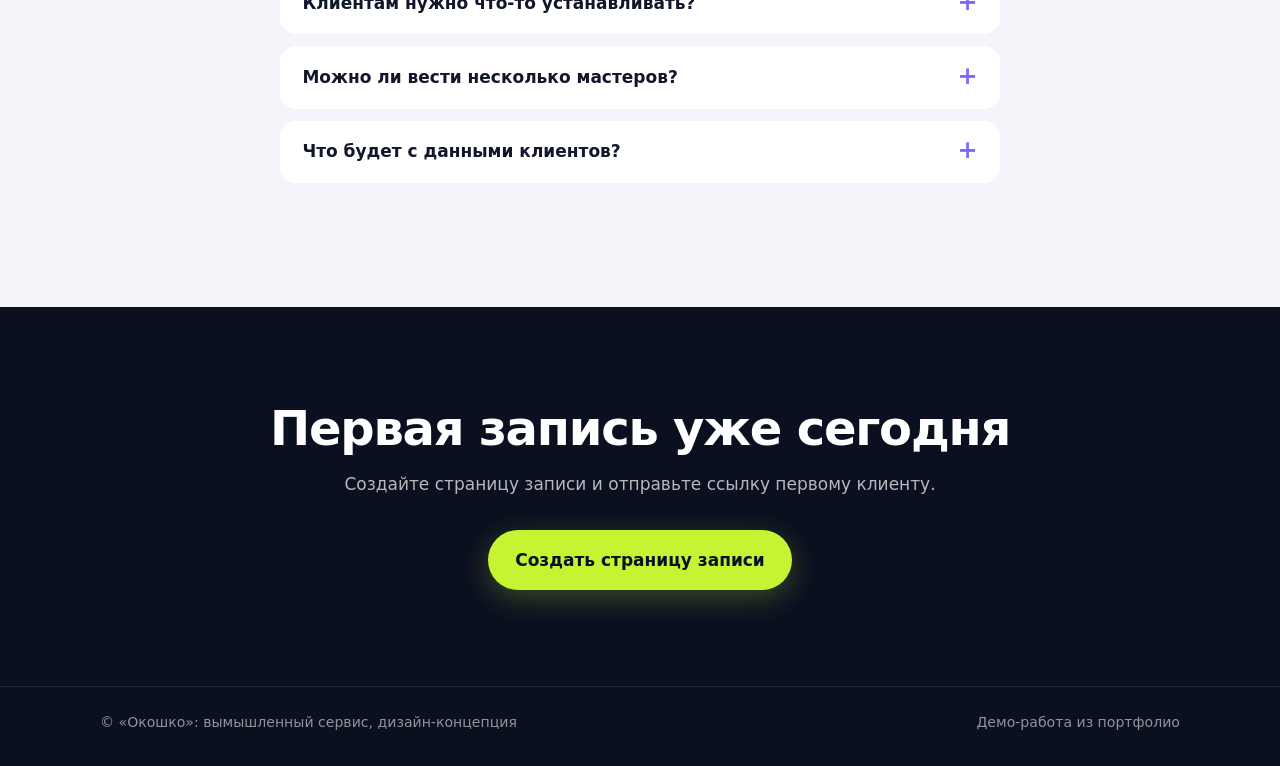
<file: projects/05-saas-landing-concept/index.html>
<!doctype html>
<html lang="ru">
<head>
  <meta charset="utf-8">
  <meta name="viewport" content="width=device-width, initial-scale=1">
  <title>Окошко: онлайн-запись для малого бизнеса (дизайн-концепция)</title>
  <meta name="description" content="Дизайн-концепция лендинга вымышленного сервиса онлайн-записи «Окошко». Демо-работа из портфолио.">
  <meta name="robots" content="noindex">
  <link rel="icon" href="data:image/svg+xml,%3Csvg xmlns='http://www.w3.org/2000/svg' viewBox='0 0 32 32'%3E%3Crect width='32' height='32' rx='9' fill='%230b1020'/%3E%3Crect x='8' y='8' width='16' height='16' rx='4' fill='%23c6f432'/%3E%3C/svg%3E">
  <link rel="stylesheet" href="style.css">
</head>
<body>
  <p class="concept-bar">Дизайн-концепция: сервис «Окошко» вымышленный, цены и тексты демонстрационные</p>

  <header class="hero">
    <nav class="nav wrap" aria-label="Основное меню">
      <a class="logo" href="#top"><span class="logo-mark" aria-hidden="true"></span>Окошко</a>
      <ul>
        <li><a href="#features">Возможности</a></li>
        <li><a href="#how">Как это работает</a></li>
        <li><a href="#pricing">Тарифы</a></li>
        <li><a href="#faq">Вопросы</a></li>
      </ul>
      <a class="btn btn-lime btn-sm" href="#cta">Попробовать</a>
    </nav>

    <div id="top" class="wrap hero-grid">
      <div class="hero-copy">
        <p class="pill"><i></i> Для салонов, студий и мастеров</p>
        <h1>Запись клиентов <em>без звонков</em> и переписок</h1>
        <p class="lead">Клиент выбирает время сам, вы видите расписание на день, а напоминания уходят автоматически. Подключение за один вечер.</p>
        <div class="hero-actions">
          <a class="btn btn-lime" href="#cta">Создать страницу записи</a>
          <a class="btn btn-line" href="#how">Как это работает</a>
        </div>
        <ul class="hero-points">
          <li>Работает в браузере и Telegram</li>
          <li>Без установки приложений</li>
        </ul>
      </div>

      <div class="mock" aria-label="Пример интерфейса: расписание дня и уведомление о записи" role="img">
        <div class="mock-card">
          <div class="mock-head"><b>Сегодня</b><span>чт, 2 октября</span></div>
          <ul class="slots">
            <li><time>10:00</time><span class="chip c1">Стрижка</span><em>Алексей</em></li>
            <li><time>11:30</time><span class="chip c2">Окрашивание</span><em>Мария</em></li>
            <li class="free"><time>13:00</time><span>свободно</span></li>
            <li><time>14:00</time><span class="chip c1">Борода</span><em>Игорь</em></li>
            <li class="free"><time>15:30</time><span>свободно</span></li>
          </ul>
        </div>
        <div class="mock-toast">
          <span class="dot"></span>
          <div><b>Новая запись</b><small>Стрижка, 16:00. Дмитрий</small></div>
        </div>
      </div>
    </div>
  </header>

  <main>
    <section id="features" class="section">
      <div class="wrap">
        <h2>Всё, что нужно, чтобы <em>не терять клиентов</em></h2>
        <div class="bento">
          <article class="tile tile-wide dark">
            <h3>Страница записи за 10 минут</h3>
            <p>Укажите услуги, длительность и часы работы. Ссылку на запись можно положить в соцсети, на карты и визитку.</p>
            <div class="bar"><i style="--w:78%"></i><i style="--w:52%"></i><i style="--w:90%"></i></div>
          </article>
          <article class="tile">
            <h3>Без накладок</h3>
            <p>Занятое время не показывается, двойных записей не бывает.</p>
          </article>
          <article class="tile">
            <h3>Напоминания</h3>
            <p>Клиент получает сообщение накануне и реже забывает прийти.</p>
          </article>
          <article class="tile tile-accent">
            <h3>Telegram-бот</h3>
            <p>Те же записи доступны в чате: удобно тем, кто не любит сайты.</p>
          </article>
          <article class="tile">
            <h3>Расписание в телефоне</h3>
            <p>Весь день перед глазами: кто, когда и на какую услугу.</p>
          </article>
        </div>
      </div>
    </section>

    <section id="how" class="section section-soft">
      <div class="wrap">
        <h2>Три шага до первой записи</h2>
        <ol class="steps">
          <li><span>1</span><h3>Расскажите о бизнесе</h3><p>Название, услуги, цены и часы работы. Подсказки подскажут, что заполнить.</p></li>
          <li><span>2</span><h3>Поделитесь ссылкой</h3><p>Разместите её в профиле, на сайте или отправьте клиентам в чате.</p></li>
          <li><span>3</span><h3>Принимайте записи</h3><p>Новые записи приходят вам в Telegram, а расписание всегда актуально.</p></li>
        </ol>
      </div>
    </section>

    <section id="pricing" class="section">
      <div class="wrap">
        <h2>Тарифы</h2>
        <p class="sub">Демонстрационные цены: сервис вымышленный.</p>
        <div class="plans">
          <article class="plan">
            <h3>Старт</h3>
            <p class="price">0 ₽<small>/ мес</small></p>
            <ul><li>1 специалист</li><li>до 30 записей в месяц</li><li>Страница записи</li></ul>
            <a class="btn btn-line" href="#cta">Выбрать</a>
          </article>
          <article class="plan featured">
            <p class="badge">Выбирают чаще всего</p>
            <h3>Команда</h3>
            <p class="price">990 ₽<small>/ мес</small></p>
            <ul><li>до 5 специалистов</li><li>Безлимит записей</li><li>Напоминания клиентам</li><li>Telegram-бот</li></ul>
            <a class="btn btn-lime" href="#cta">Выбрать</a>
          </article>
          <article class="plan">
            <h3>Сеть</h3>
            <p class="price">по запросу</p>
            <ul><li>Несколько филиалов</li><li>Свой домен и стиль</li><li>Помощь с подключением</li></ul>
            <a class="btn btn-line" href="#cta">Связаться</a>
          </article>
        </div>
      </div>
    </section>

    <section id="faq" class="section section-soft">
      <div class="wrap narrow">
        <h2>Вопросы</h2>
        <details><summary>Клиентам нужно что-то устанавливать?</summary><p>Нет. Запись открывается по ссылке в обычном браузере или в Telegram.</p></details>
        <details><summary>Можно ли вести несколько мастеров?</summary><p>Да, на тарифе «Команда» у каждого мастера свой график и свои услуги.</p></details>
        <details><summary>Что будет с данными клиентов?</summary><p>Это концепция вымышленного сервиса, реальные данные здесь не собираются.</p></details>
      </div>
    </section>

    <section id="cta" class="cta">
      <div class="wrap">
        <h2>Первая запись уже сегодня</h2>
        <p>Создайте страницу записи и отправьте ссылку первому клиенту.</p>
        <a class="btn btn-lime" href="#top">Создать страницу записи</a>
      </div>
    </section>
  </main>

  <footer class="footer">
    <div class="wrap">
      <span>© «Окошко»: вымышленный сервис, дизайн-концепция</span>
      <span>Демо-работа из портфолио</span>
    </div>
  </footer>
</body>
</html>
</file>
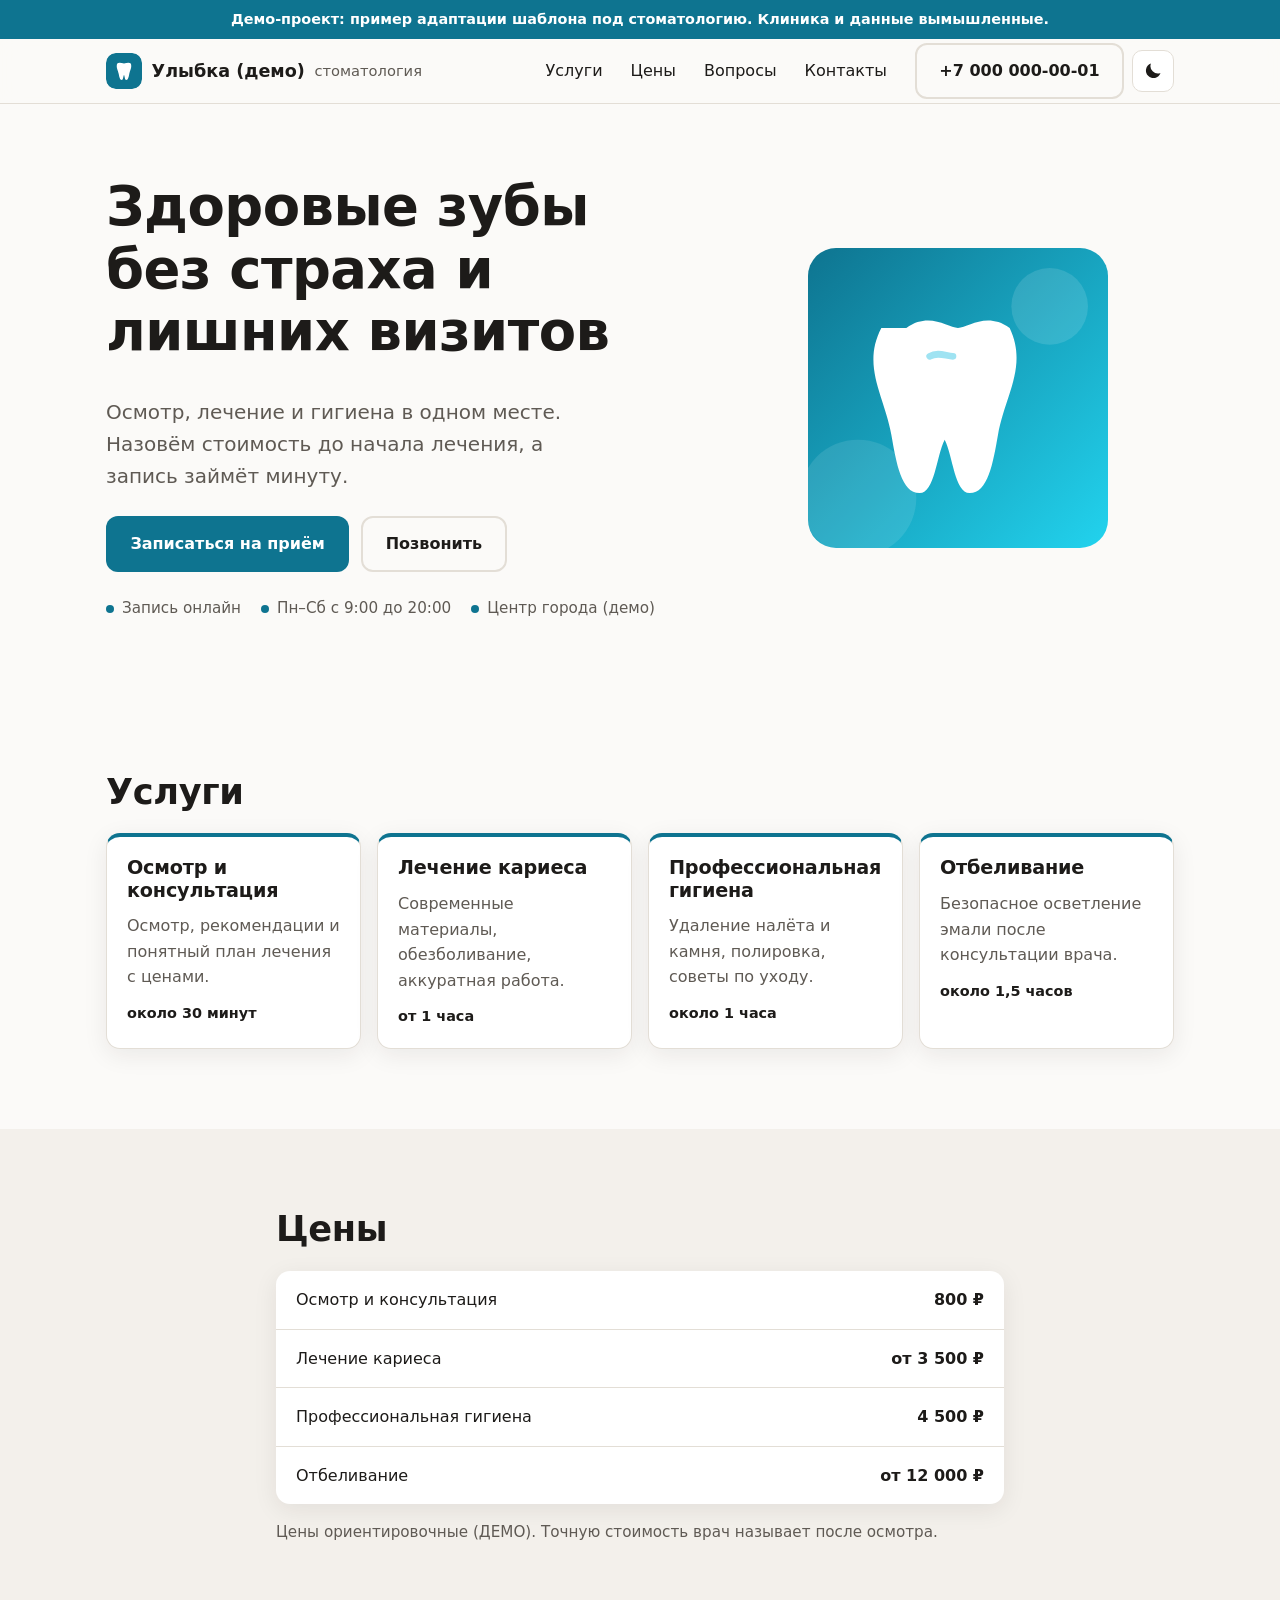
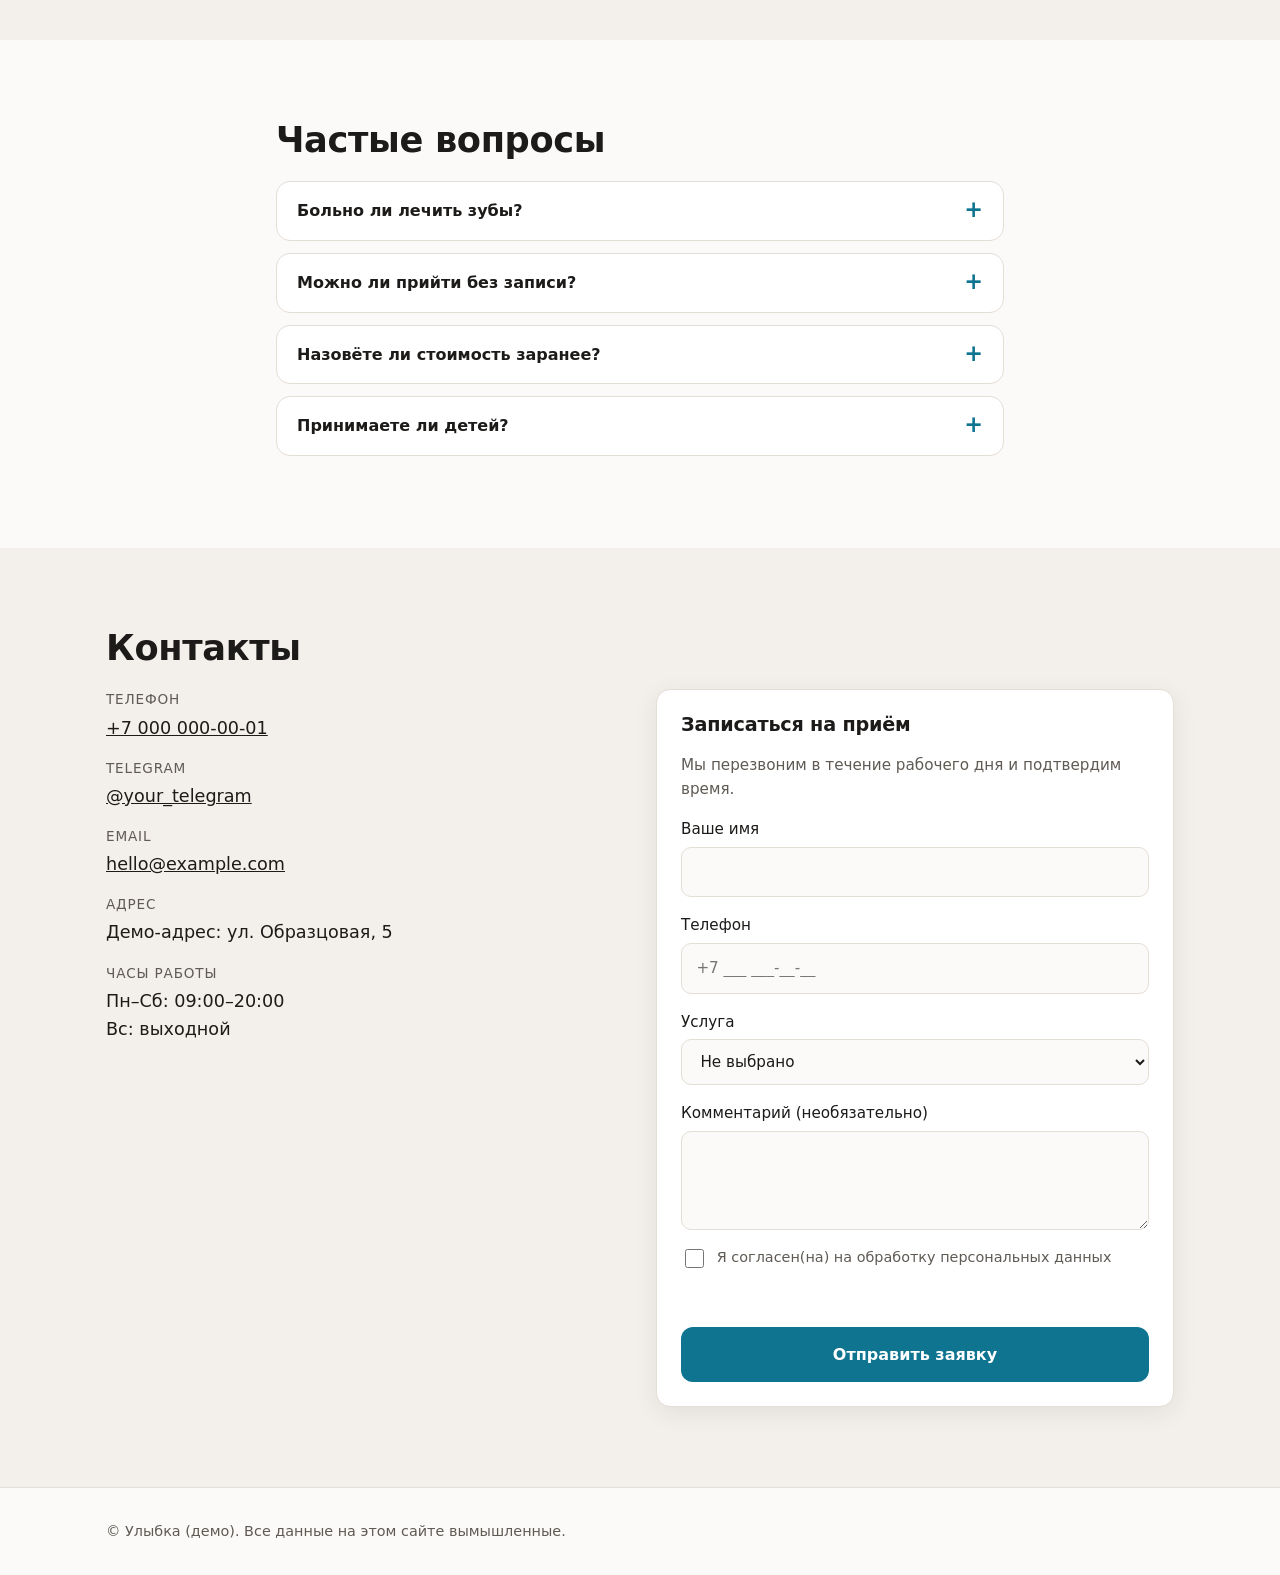
<file: projects/02-landing-template/examples/dental/index.html>
<!doctype html>
<html lang="ru">
<head>
  <meta charset="utf-8">
  <meta name="viewport" content="width=device-width, initial-scale=1">

  <!--
    SEO-ТЕГИ. Страница заполняет их из site.config.js сама, и поисковики (Google, Яндекс) это видят.
    Но превью ссылки в мессенджерах и соцсетях берётся из этого файла как есть, без выполнения JS.
    Поэтому при передаче сайта клиенту продублируйте здесь title, description и og:* (строки ниже).
  -->
  <title>Улыбка (демо): стоматология, запись на приём онлайн</title>
  <meta name="description" content="Лечение, гигиена и отбеливание зубов. Запись онлайн, приём без боли и очередей. Демо-сайт из портфолио.">
  <meta name="robots" content="index, follow">
  <meta name="theme-color" content="#0e7490">
  <meta property="og:type" content="website">
  <meta property="og:locale" content="ru_RU">
  <meta property="og:title" content="Улыбка (демо): стоматология, запись на приём онлайн">
  <meta property="og:description" content="Лечение, гигиена и отбеливание зубов. Запись онлайн. Демо-сайт из портфолио.">

  <link rel="icon" href="assets/favicon.svg" type="image/svg+xml">
  <link rel="stylesheet" href="style.css">

  <!-- Настройки сайта. Править нужно только этот файл. -->
  <script src="site.config.js"></script>
  <!-- Тема и цвета применяются до отрисовки страницы, чтобы не было «мигания» -->
  <script>
    (function () {
      var cfg = (window.SITE_CONFIG || {}).theme || {};
      var root = document.documentElement;
      var mode = null;
      try { mode = localStorage.getItem("theme"); } catch (e) {}
      if (mode !== "light" && mode !== "dark") mode = cfg.defaultMode || "auto";
      if (mode === "auto") mode = window.matchMedia("(prefers-color-scheme: dark)").matches ? "dark" : "light";
      var forced = /[?&]theme=(light|dark)/.exec(location.search); // ?theme=light или ?theme=dark в адресе: для превью
      if (forced) mode = forced[1];
      root.setAttribute("data-theme", mode);

      // Цвет текста на кнопках с акцентным фоном: чёрный или белый — смотря что контрастнее
      function onColor(hex) {
        var m = /^#?([0-9a-f]{2})([0-9a-f]{2})([0-9a-f]{2})$/i.exec(hex || "");
        if (!m) return "#fff";
        var c = [m[1], m[2], m[3]].map(function (v) {
          v = parseInt(v, 16) / 255;
          return v <= 0.03928 ? v / 12.92 : Math.pow((v + 0.055) / 1.055, 2.4);
        });
        var luminance = 0.2126 * c[0] + 0.7152 * c[1] + 0.0722 * c[2];
        return luminance > 0.4 ? "#111" : "#fff";
      }
      if (cfg.accent) {
        root.style.setProperty("--accent-light", cfg.accent);
        root.style.setProperty("--on-accent-light", onColor(cfg.accent));
      }
      if (cfg.accentDark || cfg.accent) {
        var dark = cfg.accentDark || cfg.accent;
        root.style.setProperty("--accent-dark", dark);
        root.style.setProperty("--on-accent-dark", onColor(dark));
      }
    })();
  </script>
  <script src="script.js" defer></script>
</head>
<body>
  <a class="skip-link" href="#main">К содержимому</a>

  <div id="demo-notice" class="demo-notice" hidden></div>

  <header class="site-header">
    <div class="container header-inner">
      <a class="brand" href="#top" id="brand" aria-label="На главную"></a>

      <nav id="nav" class="nav" aria-label="Разделы сайта"></nav>

      <div class="header-actions">
        <a id="header-phone" class="btn btn-ghost header-phone" href="#" hidden></a>
        <button id="theme-toggle" class="icon-btn" type="button" aria-label="Переключить тему" aria-pressed="false">
          <svg class="icon-moon" viewBox="0 0 24 24" width="20" height="20" aria-hidden="true"><path fill="currentColor" d="M21 14.5A9 9 0 0 1 9.5 3a9 9 0 1 0 11.5 11.5z"/></svg>
          <svg class="icon-sun" viewBox="0 0 24 24" width="20" height="20" aria-hidden="true"><circle cx="12" cy="12" r="4.5" fill="currentColor"/><g stroke="currentColor" stroke-width="2" stroke-linecap="round"><path d="M12 2v2.5M12 19.5V22M2 12h2.5M19.5 12H22M4.9 4.9l1.8 1.8M17.3 17.3l1.8 1.8M4.9 19.1l1.8-1.8M17.3 6.7l1.8-1.8"/></g></svg>
        </button>
        <button id="menu-toggle" class="icon-btn menu-toggle" type="button" aria-label="Открыть меню" aria-expanded="false" aria-controls="nav">
          <svg viewBox="0 0 24 24" width="22" height="22" aria-hidden="true"><path d="M4 7h16M4 12h16M4 17h16" stroke="currentColor" stroke-width="2" stroke-linecap="round"/></svg>
        </button>
      </div>
    </div>
  </header>

  <main id="main">
    <section id="top" class="hero">
      <div class="container hero-inner">
        <div class="hero-text">
          <h1 id="hero-title"></h1>
          <p id="hero-subtitle" class="lead"></p>
          <div class="hero-buttons">
            <a id="hero-primary" class="btn btn-primary" href="#contacts"></a>
            <a id="hero-secondary" class="btn btn-ghost" href="#" hidden></a>
          </div>
          <ul id="hero-facts" class="facts"></ul>
        </div>
        <div class="hero-art" aria-hidden="true"><div class="pole"></div></div>
      </div>
    </section>

    <section id="services" class="section">
      <div class="container">
        <h2 id="services-title"></h2>
        <div id="services-list" class="cards"></div>
      </div>
    </section>

    <section id="prices" class="section section-alt">
      <div class="container narrow">
        <h2 id="prices-title"></h2>
        <table class="price-table">
          <caption class="visually-hidden">Прайс-лист</caption>
          <thead class="visually-hidden"><tr><th scope="col">Услуга</th><th scope="col">Цена</th></tr></thead>
          <tbody id="prices-body"></tbody>
        </table>
        <p id="prices-note" class="note"></p>
      </div>
    </section>

    <section id="faq" class="section">
      <div class="container narrow">
        <h2 id="faq-title"></h2>
        <div id="faq-list" class="faq"></div>
      </div>
    </section>

    <section id="contacts" class="section section-alt">
      <div class="container">
        <h2 id="contacts-title"></h2>
        <div class="contacts-grid">
          <div id="contacts-info" class="contacts-info"></div>

          <form id="lead-form" class="lead-form" novalidate>
            <h3 id="form-title"></h3>
            <p id="form-subtitle" class="note"></p>

            <label>Ваше имя
              <input name="name" type="text" autocomplete="name" required minlength="2" maxlength="80">
            </label>
            <label>Телефон
              <input name="phone" type="tel" autocomplete="tel" inputmode="tel" required minlength="6" maxlength="30" placeholder="+7 ___ ___-__-__">
            </label>
            <label>Услуга
              <select name="service" id="form-service"></select>
            </label>
            <label>Комментарий (необязательно)
              <textarea name="comment" rows="3" maxlength="500"></textarea>
            </label>

            <!-- Ловушка для спам-ботов: человек это поле не видит и не заполняет -->
            <div class="visually-hidden" aria-hidden="true">
              <label>Не заполняйте это поле <input name="website" type="text" tabindex="-1" autocomplete="off"></label>
            </div>

            <label class="consent">
              <input name="consent" type="checkbox" required>
              <span id="form-consent"></span>
            </label>

            <p id="form-status" class="form-status" role="status" aria-live="polite"></p>
            <button id="form-submit" class="btn btn-primary" type="submit"></button>
          </form>
        </div>
      </div>
    </section>
  </main>

  <footer class="site-footer">
    <div class="container footer-inner">
      <p id="footer-text"></p>
      <a id="footer-privacy" href="#" hidden>Политика конфиденциальности</a>
    </div>
  </footer>

  <noscript><p class="container note">Чтобы увидеть сайт, включите JavaScript в браузере.</p></noscript>
</body>
</html>
</file>
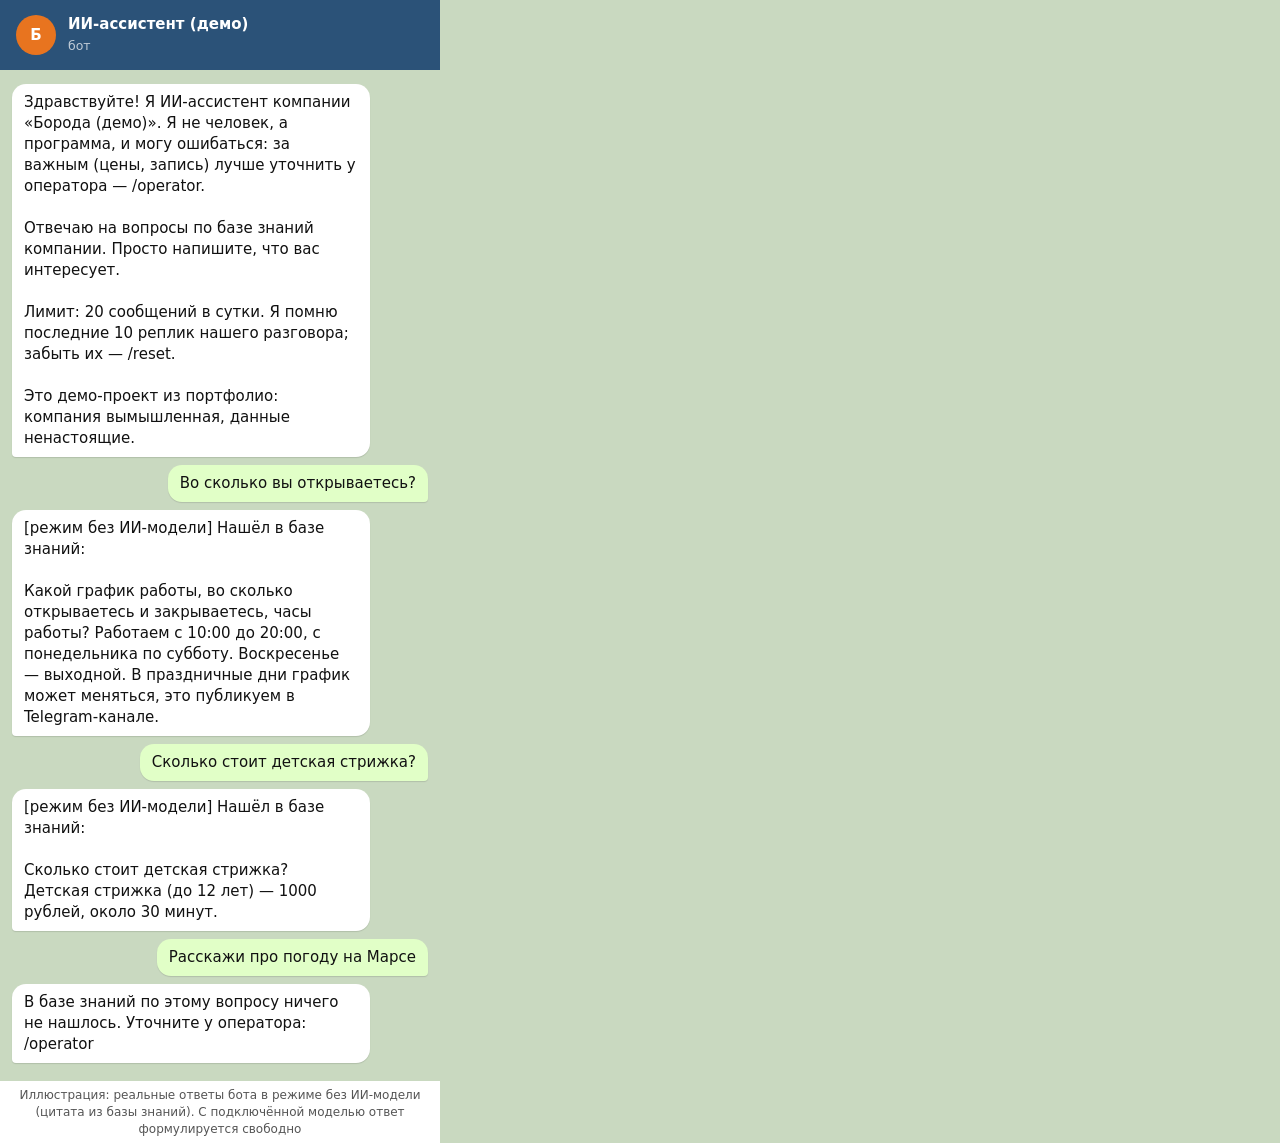
<file: weblancer/images/_src/bot-assistant.html>
<!doctype html><meta charset="utf-8"><style>
*{box-sizing:border-box} body{margin:0;width:440px;font:15px/1.4 "Segoe UI",system-ui,sans-serif;background:#c9d9c0;color:#111}
.top{background:#2b5278;color:#fff;padding:14px 16px;display:flex;gap:12px;align-items:center}
.ava{width:40px;height:40px;border-radius:50%;background:#e8741f;display:grid;place-items:center;font-weight:700}
.top b{display:block}.top small{opacity:.7}
.chat{padding:14px 12px 18px;display:grid;gap:8px}
.m{max-width:86%;padding:8px 12px;border-radius:14px;box-shadow:0 1px 1px rgb(0 0 0 / 12%);word-wrap:break-word}
.bot{background:#fff;border-bottom-left-radius:4px;justify-self:start}
.user{background:#e1ffc7;border-bottom-right-radius:4px;justify-self:end}
.kb{display:grid;gap:4px;max-width:86%;margin-top:-2px}
.row{display:flex;gap:4px}.btn{flex:1;background:rgb(43 82 120 / 82%);color:#fff;text-align:center;border-radius:8px;padding:7px 6px;font-size:13.5px}
.note{justify-self:center;background:rgb(0 0 0 / 28%);color:#fff;font-size:12px;padding:3px 10px;border-radius:999px}
.cap{background:#fff;font-size:12px;color:#555;text-align:center;padding:6px}
a{color:#2b6cb0;text-decoration:none}
</style><div class="top"><div class="ava">Б</div><div><b>ИИ-ассистент (демо)</b><small>бот</small></div></div><div class="chat"><div class="m bot">Здравствуйте! Я ИИ-ассистент компании «Борода (демо)». Я не человек, а программа, и могу ошибаться: за важным (цены, запись) лучше уточнить у оператора — /operator.<br><br>Отвечаю на вопросы по базе знаний компании. Просто напишите, что вас интересует.<br><br>Лимит: 20 сообщений в сутки. Я помню последние 10 реплик нашего разговора; забыть их — /reset.<br><br>Это демо-проект из портфолио: компания вымышленная, данные ненастоящие.</div><div class="m user">Во сколько вы открываетесь?</div><div class="m bot">[режим без ИИ-модели] Нашёл в базе знаний:<br><br>Какой график работы, во сколько открываетесь и закрываетесь, часы работы? Работаем с 10:00 до 20:00, с понедельника по субботу. Воскресенье — выходной. В праздничные дни график может меняться, это публикуем в Telegram-канале.</div><div class="m user">Сколько стоит детская стрижка?</div><div class="m bot">[режим без ИИ-модели] Нашёл в базе знаний:<br><br>Сколько стоит детская стрижка? Детская стрижка (до 12 лет) — 1000 рублей, около 30 минут.</div><div class="m user">Расскажи про погоду на Марсе</div><div class="m bot">В базе знаний по этому вопросу ничего не нашлось. Уточните у оператора: /operator</div></div><div class="cap">Иллюстрация: реальные ответы бота в режиме без ИИ-модели (цитата из базы знаний). С подключённой моделью ответ формулируется свободно</div>
</file>
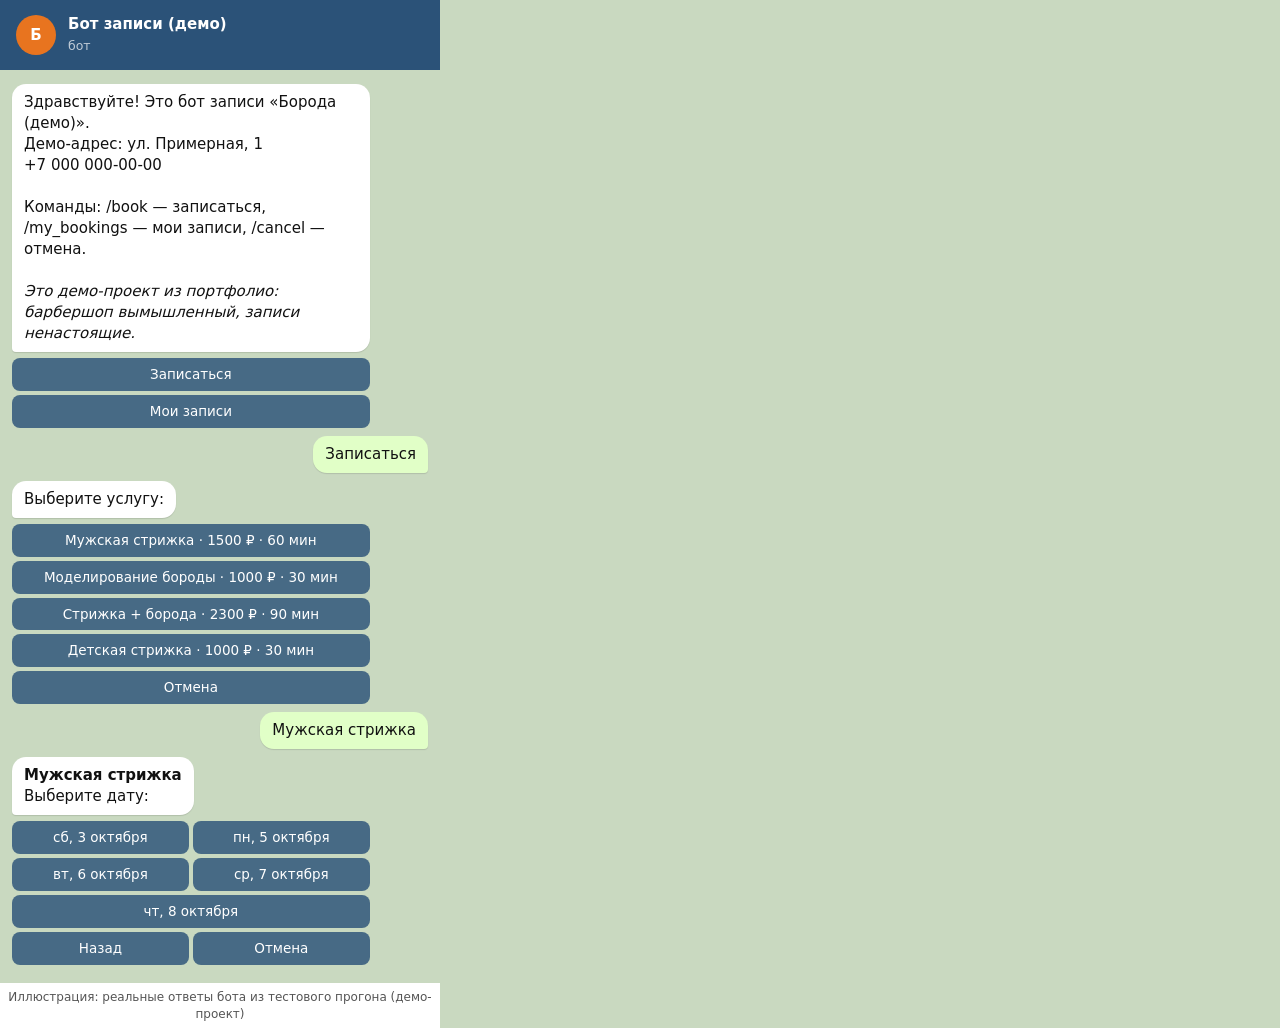
<file: weblancer/images/_src/bot-booking-1.html>
<!doctype html><meta charset="utf-8"><style>
*{box-sizing:border-box} body{margin:0;width:440px;font:15px/1.4 "Segoe UI",system-ui,sans-serif;background:#c9d9c0;color:#111}
.top{background:#2b5278;color:#fff;padding:14px 16px;display:flex;gap:12px;align-items:center}
.ava{width:40px;height:40px;border-radius:50%;background:#e8741f;display:grid;place-items:center;font-weight:700}
.top b{display:block}.top small{opacity:.7}
.chat{padding:14px 12px 18px;display:grid;gap:8px}
.m{max-width:86%;padding:8px 12px;border-radius:14px;box-shadow:0 1px 1px rgb(0 0 0 / 12%);word-wrap:break-word}
.bot{background:#fff;border-bottom-left-radius:4px;justify-self:start}
.user{background:#e1ffc7;border-bottom-right-radius:4px;justify-self:end}
.kb{display:grid;gap:4px;max-width:86%;margin-top:-2px}
.row{display:flex;gap:4px}.btn{flex:1;background:rgb(43 82 120 / 82%);color:#fff;text-align:center;border-radius:8px;padding:7px 6px;font-size:13.5px}
.note{justify-self:center;background:rgb(0 0 0 / 28%);color:#fff;font-size:12px;padding:3px 10px;border-radius:999px}
.cap{background:#fff;font-size:12px;color:#555;text-align:center;padding:6px}
a{color:#2b6cb0;text-decoration:none}
</style><div class="top"><div class="ava">Б</div><div><b>Бот записи (демо)</b><small>бот</small></div></div><div class="chat"><div class="m bot">Здравствуйте! Это бот записи «Борода (демо)».<br>Демо-адрес: ул. Примерная, 1<br>+7 000 000-00-00<br><br>Команды: /book — записаться, /my_bookings — мои записи, /cancel — отмена.<br><br><i>Это демо-проект из портфолио: барбершоп вымышленный, записи ненастоящие.</i></div><div class="kb"><div class="row"><div class="btn">Записаться</div></div><div class="row"><div class="btn">Мои записи</div></div></div><div class="m user">Записаться</div><div class="m bot">Выберите услугу:</div><div class="kb"><div class="row"><div class="btn">Мужская стрижка · 1500 ₽ · 60 мин</div></div><div class="row"><div class="btn">Моделирование бороды · 1000 ₽ · 30 мин</div></div><div class="row"><div class="btn">Стрижка + борода · 2300 ₽ · 90 мин</div></div><div class="row"><div class="btn">Детская стрижка · 1000 ₽ · 30 мин</div></div><div class="row"><div class="btn">Отмена</div></div></div><div class="m user">Мужская стрижка</div><div class="m bot"><b>Мужская стрижка</b><br>Выберите дату:</div><div class="kb"><div class="row"><div class="btn">сб, 3 октября</div><div class="btn">пн, 5 октября</div></div><div class="row"><div class="btn">вт, 6 октября</div><div class="btn">ср, 7 октября</div></div><div class="row"><div class="btn">чт, 8 октября</div></div><div class="row"><div class="btn">Назад</div><div class="btn">Отмена</div></div></div></div><div class="cap">Иллюстрация: реальные ответы бота из тестового прогона (демо-проект)</div>
</file>
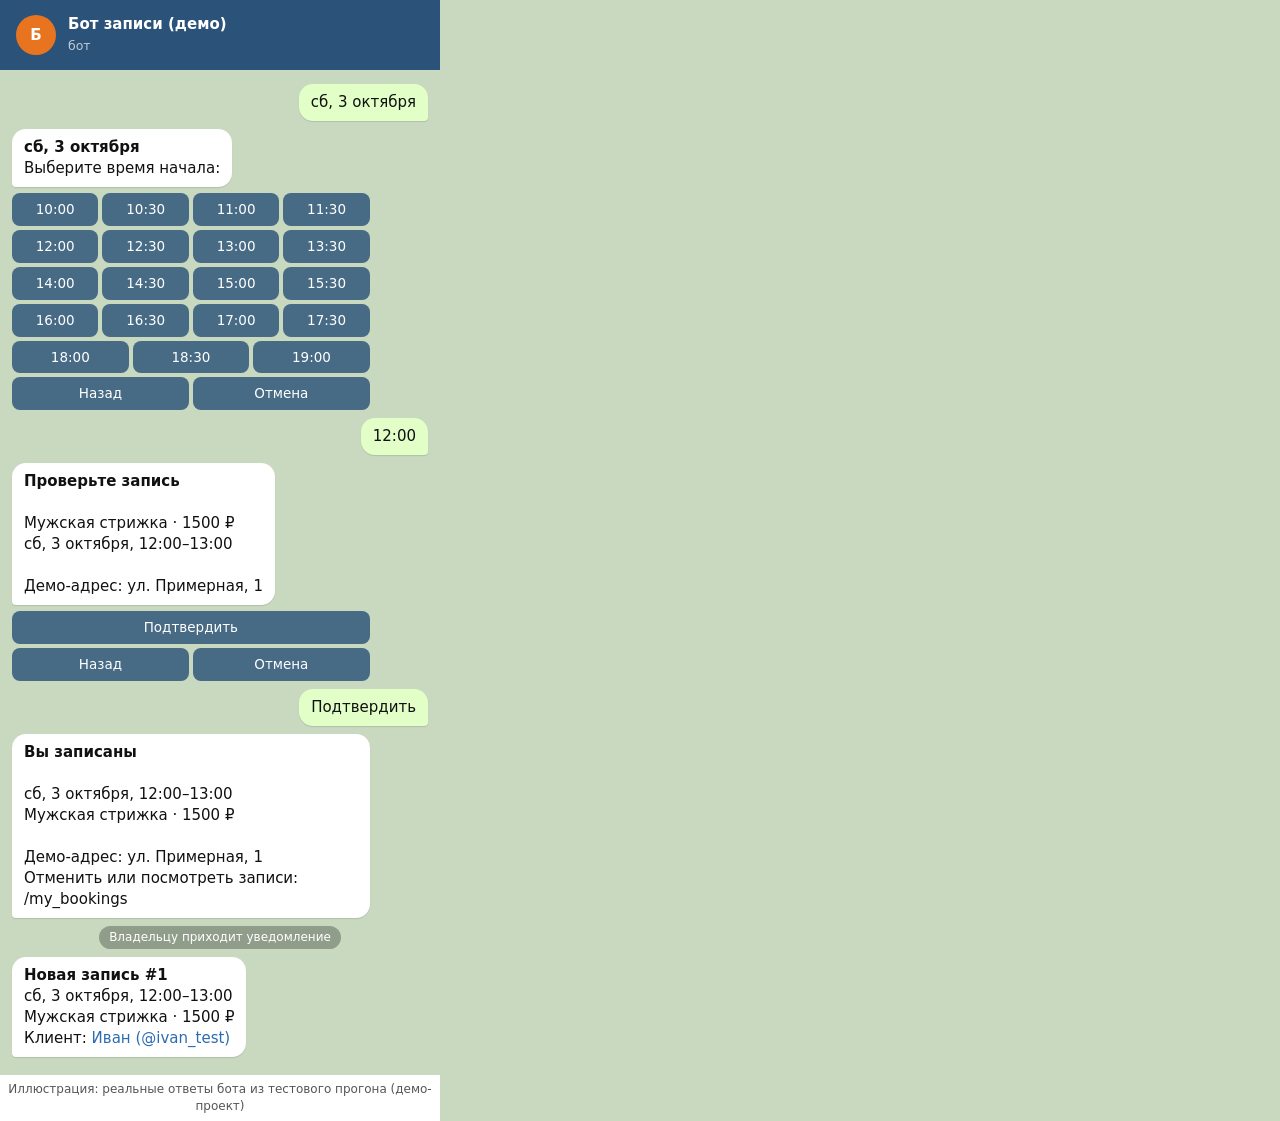
<file: weblancer/images/_src/bot-booking-2.html>
<!doctype html><meta charset="utf-8"><style>
*{box-sizing:border-box} body{margin:0;width:440px;font:15px/1.4 "Segoe UI",system-ui,sans-serif;background:#c9d9c0;color:#111}
.top{background:#2b5278;color:#fff;padding:14px 16px;display:flex;gap:12px;align-items:center}
.ava{width:40px;height:40px;border-radius:50%;background:#e8741f;display:grid;place-items:center;font-weight:700}
.top b{display:block}.top small{opacity:.7}
.chat{padding:14px 12px 18px;display:grid;gap:8px}
.m{max-width:86%;padding:8px 12px;border-radius:14px;box-shadow:0 1px 1px rgb(0 0 0 / 12%);word-wrap:break-word}
.bot{background:#fff;border-bottom-left-radius:4px;justify-self:start}
.user{background:#e1ffc7;border-bottom-right-radius:4px;justify-self:end}
.kb{display:grid;gap:4px;max-width:86%;margin-top:-2px}
.row{display:flex;gap:4px}.btn{flex:1;background:rgb(43 82 120 / 82%);color:#fff;text-align:center;border-radius:8px;padding:7px 6px;font-size:13.5px}
.note{justify-self:center;background:rgb(0 0 0 / 28%);color:#fff;font-size:12px;padding:3px 10px;border-radius:999px}
.cap{background:#fff;font-size:12px;color:#555;text-align:center;padding:6px}
a{color:#2b6cb0;text-decoration:none}
</style><div class="top"><div class="ava">Б</div><div><b>Бот записи (демо)</b><small>бот</small></div></div><div class="chat"><div class="m user">сб, 3 октября</div><div class="m bot"><b>сб, 3 октября</b><br>Выберите время начала:</div><div class="kb"><div class="row"><div class="btn">10:00</div><div class="btn">10:30</div><div class="btn">11:00</div><div class="btn">11:30</div></div><div class="row"><div class="btn">12:00</div><div class="btn">12:30</div><div class="btn">13:00</div><div class="btn">13:30</div></div><div class="row"><div class="btn">14:00</div><div class="btn">14:30</div><div class="btn">15:00</div><div class="btn">15:30</div></div><div class="row"><div class="btn">16:00</div><div class="btn">16:30</div><div class="btn">17:00</div><div class="btn">17:30</div></div><div class="row"><div class="btn">18:00</div><div class="btn">18:30</div><div class="btn">19:00</div></div><div class="row"><div class="btn">Назад</div><div class="btn">Отмена</div></div></div><div class="m user">12:00</div><div class="m bot"><b>Проверьте запись</b><br><br>Мужская стрижка · 1500 ₽<br>сб, 3 октября, 12:00–13:00<br><br>Демо-адрес: ул. Примерная, 1</div><div class="kb"><div class="row"><div class="btn">Подтвердить</div></div><div class="row"><div class="btn">Назад</div><div class="btn">Отмена</div></div></div><div class="m user">Подтвердить</div><div class="m bot"><b>Вы записаны</b><br><br>сб, 3 октября, 12:00–13:00<br>Мужская стрижка · 1500 ₽<br><br>Демо-адрес: ул. Примерная, 1<br>Отменить или посмотреть записи: /my_bookings</div><div class="note">Владельцу приходит уведомление</div><div class="m bot"><b>Новая запись #1</b><br>сб, 3 октября, 12:00–13:00<br>Мужская стрижка · 1500 ₽<br>Клиент: <a href="tg://user?id=222">Иван (@ivan_test)</a></div></div><div class="cap">Иллюстрация: реальные ответы бота из тестового прогона (демо-проект)</div>
</file>
<file: showcase/style.css>
/*
 * Единственный акцентный цвет сайта — переменная --accent (внизу, отдельно для светлой и тёмной темы).
 * Чтобы сменить цвет, поправь только её.
 */
:root,
:root[data-theme="light"] {
  --bg: #f7f5f0;
  --bg-alt: #efece4;
  --surface: #fffdf9;
  --text: #16161b;
  --muted: #5e5e68;
  --line: #d9d5ca;
  --accent: #2b3cff;
  --on-accent: #ffffff;
  --ok: #17803d;
  --bad: #c0362c;
  --wait: #9a6200;
  color-scheme: light;
}

:root[data-theme="dark"] {
  --bg: #0f1014;
  --bg-alt: #15161c;
  --surface: #1a1b22;
  --text: #f1f0ec;
  --muted: #a6a6b0;
  --line: #2b2c35;
  --accent: #8b97ff;
  --on-accent: #0b0c16;
  --ok: #4ade80;
  --bad: #ff8a80;
  --wait: #fbbf24;
  color-scheme: dark;
}

:root {
  --serif: ui-serif, "Iowan Old Style", "Palatino Linotype", Georgia, "Times New Roman", serif;
  --sans: system-ui, -apple-system, "Segoe UI", Roboto, "Helvetica Neue", Arial, sans-serif;
  --mono: ui-monospace, "SF Mono", "Cascadia Mono", Consolas, "Liberation Mono", monospace;
  --wrap: 1080px;
}

*, *::before, *::after { box-sizing: border-box; }
[hidden] { display: none !important; } /* иначе display у .btn и других классов «перебивает» атрибут hidden */
html { scroll-behavior: smooth; scroll-padding-top: 80px; }

body {
  margin: 0;
  background: var(--bg);
  color: var(--text);
  font: 400 1.0625rem/1.65 var(--sans);
  -webkit-text-size-adjust: 100%;
  text-rendering: optimizeLegibility;
}

h1, h2, h3 { font-family: var(--serif); font-weight: 600; line-height: 1.1; letter-spacing: -.02em; margin: 0; }
h1 { font-size: clamp(2.3rem, 6.4vw, 4.2rem); }
h2 { font-size: clamp(1.9rem, 4.6vw, 2.8rem); }
h3 { font-size: clamp(1.4rem, 3vw, 1.8rem); }
p { margin: 0 0 1em; }
a { color: inherit; }
code { font-family: var(--mono); font-size: .85em; background: var(--bg-alt); padding: .1em .4em; border-radius: 5px; }
ul, ol { margin: 0; padding: 0; }

.wrap { width: 100%; max-width: var(--wrap); margin: 0 auto; padding: 0 1.25rem; }

.visually-hidden { position: absolute !important; width: 1px; height: 1px; margin: -1px; padding: 0; border: 0; overflow: hidden; clip: rect(0 0 0 0); white-space: nowrap; }

.skip-link { position: absolute; left: .5rem; top: -4rem; z-index: 100; background: var(--accent); color: var(--on-accent); padding: .6rem 1rem; border-radius: 8px; text-decoration: none; }
.skip-link:focus { top: .5rem; }
:focus-visible { outline: 3px solid var(--accent); outline-offset: 3px; border-radius: 4px; }

.setup-notice { background: #ffe58a; color: #3d2f00; text-align: center; padding: .65rem 1rem; font-size: .92rem; }
.setup-notice code { background: rgb(0 0 0 / 10%); }

/* ---------- Шапка ---------- */
.site-header { position: sticky; top: 0; z-index: 50; background: color-mix(in srgb, var(--bg) 90%, transparent); backdrop-filter: blur(10px); border-bottom: 1px solid var(--line); }
.header-inner { display: flex; align-items: center; gap: 1rem; min-height: 64px; }

.wordmark { font-family: var(--serif); font-weight: 600; font-size: 1.25rem; text-decoration: none; margin-right: auto; letter-spacing: -.01em; }
.wordmark i { display: inline-block; width: .45em; height: .45em; border-radius: 50%; background: var(--accent); margin-left: .12em; }

.nav { display: none; gap: 1.5rem; }
.nav a { text-decoration: none; color: var(--muted); font-size: .95rem; padding: .35rem 0; border-bottom: 2px solid transparent; }
.nav a:hover { color: var(--text); border-color: var(--accent); }

.header-actions { display: flex; align-items: center; gap: .5rem; }
.header-cta { display: none; }

.icon-btn { display: inline-grid; place-items: center; width: 40px; height: 40px; border-radius: 999px; border: 1px solid var(--line); background: transparent; color: var(--text); cursor: pointer; }
.icon-btn:hover { border-color: var(--accent); }
.icon-sun { display: none; }
:root[data-theme="dark"] .icon-sun { display: block; }
:root[data-theme="dark"] .icon-moon { display: none; }

.nav.is-open { display: flex; flex-direction: column; gap: 0; position: absolute; left: 0; right: 0; top: 100%; background: var(--bg); border-bottom: 1px solid var(--line); padding: .5rem 1.25rem 1rem; }
.nav.is-open a { padding: .85rem 0; border-bottom: 1px solid var(--line); font-size: 1.05rem; }

@media (min-width: 840px) {
  .nav { display: flex; }
  .menu-toggle { display: none; }
  .header-cta { display: inline-flex; }
}

/* ---------- Кнопки ---------- */
.btn { display: inline-flex; align-items: center; justify-content: center; font: inherit; font-weight: 600; text-decoration: none; padding: .85rem 1.5rem; border-radius: 999px; border: 1.5px solid transparent; cursor: pointer; min-height: 48px; }
.btn-small { padding: .55rem 1.1rem; min-height: 40px; font-size: .95rem; }
.btn-primary { background: var(--accent); color: var(--on-accent); }
.btn-primary:hover { filter: brightness(1.1); }
.btn-ghost { background: transparent; color: var(--text); border-color: var(--line); }
.btn-ghost:hover { border-color: var(--accent); }
.btn[disabled] { opacity: .6; cursor: progress; }

/* ---------- Первый экран ---------- */
.hero { padding: clamp(2.5rem, 8vw, 6rem) 0 clamp(2.5rem, 6vw, 4.5rem); }
.hero-grid { display: grid; gap: 2.5rem; }
.eyebrow { font-family: var(--mono); font-size: .82rem; text-transform: uppercase; letter-spacing: .08em; color: var(--muted); margin-bottom: 1.25rem; }
.nobr { white-space: nowrap; }
.mark { background: linear-gradient(transparent 62%, color-mix(in srgb, var(--accent) 38%, transparent) 62% 92%, transparent 92%); }
.lead { font-size: clamp(1.1rem, 2.4vw, 1.3rem); color: var(--muted); max-width: 36em; margin: 1.5rem 0 0; }
.hero-actions { display: flex; flex-wrap: wrap; gap: .75rem; margin-top: 2rem; }

.about { border-left: 3px solid var(--accent); padding: .25rem 0 .25rem 1.25rem; align-self: end; font-size: .98rem; color: var(--muted); }
.about p:last-child { margin-bottom: 0; }
.photo { border-radius: 50%; object-fit: cover; margin-bottom: 1rem; }

@media (min-width: 900px) { .hero-grid { grid-template-columns: 1.6fr 1fr; gap: 4rem; } }

/* ---------- Секции ---------- */
.section { padding: clamp(3rem, 8vw, 6rem) 0; border-top: 1px solid var(--line); }
.section-alt { background: var(--bg-alt); }

.section-head { display: grid; gap: .5rem; margin-bottom: clamp(1.75rem, 5vw, 3rem); max-width: 44rem; }
.section-num { font-family: var(--mono); color: var(--accent); font-size: .9rem; margin: 0; }
.section-lead { color: var(--muted); font-size: 1.1rem; margin: .5rem 0 0; }

/* ---------- Проекты ---------- */
.project { display: grid; gap: 2rem; padding: clamp(1.75rem, 5vw, 3rem) 0; border-top: 1px solid var(--line); }
.project:first-of-type { border-top: 0; padding-top: 0; }
@media (min-width: 900px) { .project { grid-template-columns: 1.5fr 1fr; gap: 3.5rem; } }

.project-num { font-family: var(--mono); font-size: .9rem; color: var(--accent); display: flex; align-items: center; gap: .75rem; margin-bottom: .75rem; }
.chip { font-family: var(--sans); font-size: .75rem; padding: .15rem .6rem; border-radius: 999px; border: 1px solid var(--line); color: var(--muted); }

.facts { margin: 1.5rem 0 0; display: grid; gap: .25rem 1.5rem; }
.facts dt { font-family: var(--mono); font-size: .78rem; text-transform: uppercase; letter-spacing: .08em; color: var(--muted); margin-top: 1rem; }
.facts dd { margin: 0; }
.facts ul { list-style: none; display: grid; gap: .45rem; }
.facts li { padding-left: 1.1rem; position: relative; }
.facts li::before { content: ""; position: absolute; left: 0; top: .72em; width: .5rem; height: 2px; background: var(--accent); }
@media (min-width: 640px) {
  .facts { grid-template-columns: 8.5rem 1fr; }
  .facts dt { margin-top: 0; padding-top: .35rem; }
  .facts dd { padding-bottom: .9rem; }
}

.tags { display: flex; flex-wrap: wrap; gap: .4rem; }
.tags span { font-family: var(--mono); font-size: .78rem; border: 1px solid var(--line); border-radius: 6px; padding: .15rem .5rem; color: var(--muted); }

.links { display: flex; flex-wrap: wrap; gap: .6rem; margin: 1.25rem 0 0; }

.project-visual { margin: 0; align-self: start; }
.project-visual figcaption { font-size: .8rem; color: var(--muted); margin-top: .6rem; }

/* Иллюстрация: диалог */
.chat { background: var(--bg-alt); border: 1px solid var(--line); border-radius: 18px; padding: 1rem; display: grid; gap: .5rem; font-size: .92rem; }
.msg { margin: 0; padding: .55rem .8rem; border-radius: 14px; max-width: 88%; line-height: 1.4; }
.msg.bot { background: var(--surface); border: 1px solid var(--line); border-bottom-left-radius: 4px; justify-self: start; }
.msg.user { background: var(--accent); color: var(--on-accent); border-bottom-right-radius: 4px; justify-self: end; }
.msg.opts { background: none; padding: 0; display: flex; flex-wrap: wrap; gap: .4rem; justify-self: start; max-width: 100%; }
.msg.opts span { border: 1px solid var(--accent); color: var(--accent); border-radius: 8px; padding: .3rem .6rem; font-size: .85rem; }
.msg.hint { background: none; padding: 0; color: var(--muted); font-size: .8rem; justify-self: center; text-align: center; }

/* Иллюстрация: схема лендинга */
.mini-site { background: var(--bg-alt); border: 1px solid var(--line); border-radius: 14px; overflow: hidden; }
.mini-bar { display: flex; gap: 5px; padding: .6rem .8rem; border-bottom: 1px solid var(--line); background: var(--surface); }
.mini-bar i { width: 8px; height: 8px; border-radius: 50%; background: var(--line); }
.mini-hero, .mini-cards, .mini-form { padding: 1rem; display: grid; gap: .5rem; }
.mini-hero b { display: block; height: 14px; border-radius: 4px; background: var(--text); opacity: .8; }
.mini-hero b:nth-child(2) { width: 65%; }
.mini-hero u { display: block; width: 90px; height: 28px; border-radius: 999px; background: var(--accent); }
.mini-cards { grid-template-columns: repeat(3, 1fr); }
.mini-cards i { height: 56px; border-radius: 8px; background: var(--surface); border: 1px solid var(--line); border-top: 3px solid var(--accent); }
.mini-form i { display: block; height: 22px; border-radius: 6px; background: var(--surface); border: 1px solid var(--line); }
.mini-form u { display: block; height: 28px; width: 50%; border-radius: 999px; background: var(--accent); }

/* Иллюстрация: заказы */
.orders { background: var(--bg-alt); border: 1px solid var(--line); border-radius: 14px; padding: 1rem; font-size: .95rem; }
.orders p { margin: 0; padding: .6rem 0; border-bottom: 1px solid var(--line); display: flex; justify-content: space-between; align-items: center; }
.orders p:last-child { border: 0; padding-bottom: 0; }
.orders-note { color: var(--muted); font-size: .8rem; justify-content: center !important; }
.status { font-family: var(--mono); font-size: .78rem; font-weight: 600; padding: .15rem .6rem; border-radius: 999px; border: 1px solid currentColor; }
.s-ok { color: var(--ok); } .s-bad { color: var(--bad); } .s-wait { color: var(--wait); }

/* ---------- Услуги и цены ---------- */
.service-list { list-style: none; display: grid; }
.service-list li { display: grid; gap: .5rem 2rem; padding: 1.5rem 0; border-top: 1px solid var(--line); }
.service-list li:last-child { border-bottom: 1px solid var(--line); }
.service-list h3 { font-size: 1.35rem; margin-bottom: .4rem; }
.service-list p { color: var(--muted); margin: 0; max-width: 38rem; }
.service-price { font-family: var(--serif); font-size: 1.5rem; font-weight: 600; white-space: nowrap; }
.service-term { display: block; font-family: var(--sans); font-size: .85rem; font-weight: 400; color: var(--muted); margin-top: .2rem; white-space: normal; }
@media (min-width: 760px) {
  .service-list li { grid-template-columns: 1fr 14rem; align-items: start; }
  .service-price { text-align: right; }
}

/* ---------- Как я работаю ---------- */
.steps { list-style: none; counter-reset: step; display: grid; }
.steps li { counter-increment: step; display: grid; gap: .5rem 2rem; padding: 1.5rem 0; border-top: 1px solid var(--line); position: relative; }
.steps li:last-child { border-bottom: 1px solid var(--line); }
.steps h3 { font-size: 1.35rem; }
.steps h3::before { content: counter(step, decimal-leading-zero); display: block; font-family: var(--mono); font-size: .85rem; font-weight: 400; color: var(--accent); margin-bottom: .35rem; letter-spacing: 0; }
.steps p { color: var(--muted); margin: 0; max-width: 40rem; }
@media (min-width: 760px) { .steps li { grid-template-columns: 14rem 1fr; } }

/* ---------- Контакты и форма ---------- */
.contact-grid { display: grid; gap: 2.5rem; }
@media (min-width: 900px) { .contact-grid { grid-template-columns: 1fr 1fr; gap: 4rem; align-items: start; } }

.contact-list { list-style: none; display: grid; gap: .75rem; }
.contact-list li { display: flex; gap: 1rem; align-items: baseline; flex-wrap: wrap; }
.contact-list span { font-family: var(--mono); font-size: .78rem; text-transform: uppercase; letter-spacing: .08em; color: var(--muted); min-width: 5.5rem; }
.contact-list a { font-size: 1.15rem; font-weight: 500; text-decoration-color: var(--accent); text-underline-offset: .2em; }

.lead-form { display: grid; gap: 1rem; background: var(--surface); border: 1px solid var(--line); border-radius: 20px; padding: clamp(1.25rem, 4vw, 2rem); }
.lead-form label { display: grid; gap: .35rem; font-size: .93rem; font-weight: 500; }
.lead-form input, .lead-form select, .lead-form textarea { font: inherit; color: var(--text); background: var(--bg); border: 1px solid var(--line); border-radius: 12px; padding: .75rem .9rem; width: 100%; }
.lead-form input[aria-invalid="true"], .lead-form textarea[aria-invalid="true"] { border-color: var(--bad); }
.lead-form label.consent { display: flex; align-items: flex-start; gap: .6rem; font-weight: 400; font-size: .88rem; color: var(--muted); }
.consent input { width: 1.15rem; height: 1.15rem; margin-top: .2rem; accent-color: var(--accent); flex: none; }
.form-status { min-height: 1.5em; margin: 0; font-weight: 500; }
.form-status.is-ok { color: var(--ok); }
.form-status.is-error { color: var(--bad); }

/* ---------- Подвал ---------- */
.site-footer { padding: 2rem 0 3rem; border-top: 1px solid var(--line); color: var(--muted); font-size: .88rem; }
.footer-inner { display: grid; gap: .25rem; }
.footer-inner p { margin: 0; }

@media (prefers-reduced-motion: reduce) { html { scroll-behavior: auto; } }
</file>
<file: projects/02-landing-template/style.css>
/* Цвета. Акцентные значения подставляются из site.config.js (см. index.html), здесь — запасные. */
:root {
  --accent-light: #b45309;
  --accent-dark: #f59e0b;
  --on-accent-light: #ffffff;
  --on-accent-dark: #111111;

  --radius: 14px;
  --max: 1100px;
  --font: system-ui, -apple-system, "Segoe UI", Roboto, "Helvetica Neue", Arial, sans-serif;
}

:root,
:root[data-theme="light"] {
  --bg: #fbfaf8;
  --bg-alt: #f3f0eb;
  --surface: #ffffff;
  --text: #1d1b19;
  --muted: #5f5a54;
  --line: #e3ded6;
  --accent: var(--accent-light);
  --on-accent: var(--on-accent-light);
  --shadow: 0 6px 24px rgb(40 30 20 / 8%);
  color-scheme: light;
}

:root[data-theme="dark"] {
  --bg: #14120f;
  --bg-alt: #1b1814;
  --surface: #221f1a;
  --text: #f2eee8;
  --muted: #b3aca2;
  --line: #3a352e;
  --accent: var(--accent-dark);
  --on-accent: var(--on-accent-dark);
  --shadow: 0 6px 24px rgb(0 0 0 / 35%);
  color-scheme: dark;
}

*, *::before, *::after { box-sizing: border-box; }
[hidden] { display: none !important; } /* иначе display у .btn и других классов «перебивает» атрибут hidden */

html { scroll-behavior: smooth; scroll-padding-top: 72px; }

body {
  margin: 0;
  background: var(--bg);
  color: var(--text);
  font: 400 1rem/1.6 var(--font);
  -webkit-text-size-adjust: 100%;
}

h1, h2, h3 { line-height: 1.15; margin: 0 0 .6em; letter-spacing: -.01em; }
h1 { font-size: clamp(2rem, 6vw, 3.4rem); }
h2 { font-size: clamp(1.6rem, 4vw, 2.2rem); }
h3 { font-size: 1.2rem; }
p { margin: 0 0 1em; }
a { color: var(--accent); }
img, svg { max-width: 100%; }

.container { width: 100%; max-width: var(--max); margin: 0 auto; padding: 0 1rem; }
.container.narrow { max-width: 760px; }

.visually-hidden {
  position: absolute !important;
  width: 1px; height: 1px;
  margin: -1px; padding: 0; border: 0;
  overflow: hidden; clip: rect(0 0 0 0); white-space: nowrap;
}

.skip-link {
  position: absolute; left: .5rem; top: -4rem; z-index: 100;
  background: var(--accent); color: var(--on-accent);
  padding: .6rem 1rem; border-radius: 8px; text-decoration: none;
}
.skip-link:focus { top: .5rem; }

:focus-visible { outline: 3px solid var(--accent); outline-offset: 3px; border-radius: 6px; }

/* ---------- Демо-плашка ---------- */
.demo-notice {
  background: var(--accent); color: var(--on-accent);
  text-align: center; font-size: .9rem; font-weight: 600; padding: .5rem 1rem;
}

/* ---------- Шапка ---------- */
.site-header {
  position: sticky; top: 0; z-index: 50;
  background: color-mix(in srgb, var(--bg) 88%, transparent);
  backdrop-filter: blur(10px);
  border-bottom: 1px solid var(--line);
}
.header-inner { display: flex; align-items: center; gap: 1rem; min-height: 64px; }

.brand { display: inline-flex; align-items: center; gap: .6rem; text-decoration: none; color: var(--text); font-weight: 700; font-size: 1.1rem; margin-right: auto; }
.brand img { width: 36px; height: 36px; border-radius: 10px; display: block; }
.brand-mark { display: inline-grid; place-items: center; width: 36px; height: 36px; border-radius: 10px; background: var(--accent); color: var(--on-accent); font-weight: 800; }
.brand small { color: var(--muted); font-weight: 500; }

.nav { display: none; }
.nav a { color: var(--text); text-decoration: none; padding: .5rem .75rem; border-radius: 8px; font-weight: 500; }
.nav a:hover { background: var(--bg-alt); }

.header-actions { display: flex; align-items: center; gap: .5rem; }
.btn.header-phone { display: none; white-space: nowrap; }
@media (max-width: 480px) { .brand small { display: none; } }

.icon-btn {
  display: inline-grid; place-items: center; width: 42px; height: 42px;
  border-radius: 10px; border: 1px solid var(--line);
  background: var(--surface); color: var(--text); cursor: pointer;
}
.icon-btn:hover { border-color: var(--accent); }

/* иконка темы: в светлой теме показываем луну (включить тёмную), в тёмной — солнце */
.icon-sun { display: none; }
:root[data-theme="dark"] .icon-sun { display: block; }
:root[data-theme="dark"] .icon-moon { display: none; }

/* Мобильное меню */
.nav.is-open {
  display: flex; flex-direction: column;
  position: absolute; left: 0; right: 0; top: 100%;
  background: var(--bg); border-bottom: 1px solid var(--line);
  padding: .5rem 1rem 1rem;
}
.nav.is-open a { padding: .8rem .5rem; }

@media (min-width: 820px) {
  .nav { display: flex; gap: .25rem; }
  .menu-toggle { display: none; }
  .btn.header-phone { display: inline-flex; }
}

/* ---------- Кнопки ---------- */
.btn {
  display: inline-flex; align-items: center; justify-content: center; gap: .5rem;
  font: inherit; font-weight: 600; text-decoration: none;
  padding: .8rem 1.4rem; border-radius: 12px; border: 2px solid transparent;
  cursor: pointer; min-height: 48px;
}
.btn-primary { background: var(--accent); color: var(--on-accent); }
.btn-primary:hover { filter: brightness(1.08); }
.btn-ghost { background: transparent; color: var(--text); border-color: var(--line); }
.btn-ghost:hover { border-color: var(--accent); }
.btn[disabled] { opacity: .6; cursor: progress; }

/* ---------- Первый экран ---------- */
.hero { padding: clamp(2rem, 6vw, 4.5rem) 0; }
.hero-inner { display: grid; gap: 2rem; align-items: center; }
.lead { font-size: clamp(1.05rem, 2.4vw, 1.25rem); color: var(--muted); max-width: 40ch; }
.hero-buttons { display: flex; flex-wrap: wrap; gap: .75rem; margin: 1.5rem 0; }
.facts { list-style: none; padding: 0; margin: 0; display: flex; flex-wrap: wrap; gap: .5rem 1.25rem; color: var(--muted); font-size: .95rem; }
.facts li::before { content: ""; display: inline-block; width: .5rem; height: .5rem; border-radius: 50%; background: var(--accent); margin-right: .5rem; }

.hero-art { display: none; justify-self: center; }
.pole {
  width: 120px; height: 340px; border-radius: 60px;
  border: 6px solid var(--surface);
  background: repeating-linear-gradient(-45deg, var(--accent) 0 22px, var(--surface) 22px 44px, #3b6fd6 44px 66px, var(--surface) 66px 88px);
  box-shadow: var(--shadow);
}
.hero-img { display: block; width: min(100%, 360px); height: auto; border-radius: 28px; }
@media (min-width: 820px) {
  .hero-inner { grid-template-columns: 1.4fr 1fr; }
  .hero-art { display: block; }
}

/* ---------- Секции ---------- */
.section { padding: clamp(2.5rem, 7vw, 5rem) 0; }
.section-alt { background: var(--bg-alt); }

.cards { display: grid; gap: 1rem; grid-template-columns: repeat(auto-fit, minmax(240px, 1fr)); }
.card { background: var(--surface); border: 1px solid var(--line); border-top: 4px solid var(--accent); border-radius: var(--radius); padding: 1.25rem; box-shadow: var(--shadow); }
.card p { color: var(--muted); margin-bottom: .75rem; }
.card .duration { font-size: .9rem; font-weight: 600; color: var(--text); margin: 0; }

.price-table { width: 100%; border-collapse: collapse; background: var(--surface); border-radius: var(--radius); overflow: hidden; box-shadow: var(--shadow); }
.price-table td { padding: 1rem 1.25rem; border-bottom: 1px solid var(--line); }
.price-table tr:last-child td { border-bottom: 0; }
.price-table td:last-child { text-align: right; font-weight: 700; white-space: nowrap; }
.note { color: var(--muted); font-size: .95rem; }
.price-table + .note { margin-top: 1rem; }

/* FAQ */
.faq details { background: var(--surface); border: 1px solid var(--line); border-radius: var(--radius); margin-bottom: .75rem; }
.faq summary { cursor: pointer; font-weight: 600; padding: 1rem 1.25rem; list-style: none; display: flex; justify-content: space-between; gap: 1rem; }
.faq summary::-webkit-details-marker { display: none; }
.faq summary::after { content: "+"; color: var(--accent); font-size: 1.4rem; line-height: 1; }
.faq details[open] summary::after { content: "−"; }
.faq details p { padding: 0 1.25rem 1rem; margin: 0; color: var(--muted); }

/* Контакты и форма */
.contacts-grid { display: grid; gap: 2rem; }
@media (min-width: 820px) { .contacts-grid { grid-template-columns: 1fr 1fr; align-items: start; } }

.contacts-info dl { margin: 0; display: grid; gap: 1rem; }
.contacts-info dt { color: var(--muted); font-size: .85rem; text-transform: uppercase; letter-spacing: .06em; }
.contacts-info dd { margin: .15rem 0 0; font-size: 1.1rem; font-weight: 500; }
.contacts-info dd a { color: var(--text); }
.contacts-info .hours { list-style: none; padding: 0; margin: 0; }

.lead-form { background: var(--surface); border: 1px solid var(--line); border-radius: var(--radius); padding: 1.5rem; display: grid; gap: 1rem; box-shadow: var(--shadow); }
.lead-form h3 { margin: 0; }
.lead-form > p { margin: 0; }
.lead-form label { display: grid; gap: .35rem; font-weight: 500; font-size: .95rem; }
.lead-form input, .lead-form select, .lead-form textarea {
  font: inherit; color: var(--text); background: var(--bg);
  border: 1px solid var(--line); border-radius: 10px; padding: .75rem .9rem; width: 100%;
}
.lead-form input[aria-invalid="true"] { border-color: #d92d20; }
.lead-form label.consent { display: flex; align-items: flex-start; gap: .6rem; font-weight: 400; font-size: .9rem; color: var(--muted); }
.consent input { width: 1.2rem; height: 1.2rem; margin-top: .15rem; accent-color: var(--accent); flex: none; }
.form-status { min-height: 1.5em; margin: 0; font-weight: 500; }
.form-status.is-ok { color: #1a7f45; }
.form-status.is-error { color: #d92d20; }
:root[data-theme="dark"] .form-status.is-ok { color: #4ade80; }
:root[data-theme="dark"] .form-status.is-error { color: #ff8a80; }

/* ---------- Подвал ---------- */
.site-footer { padding: 2rem 0; border-top: 1px solid var(--line); color: var(--muted); font-size: .9rem; }
.footer-inner { display: flex; flex-wrap: wrap; justify-content: space-between; gap: .5rem 2rem; }
.footer-inner p { margin: 0; }

@media (prefers-reduced-motion: reduce) {
  html { scroll-behavior: auto; }
}
</file>
<file: projects/05-saas-landing-concept/style.css>
:root {
  --navy: #0b1020;
  --navy-2: #151b33;
  --lime: #c6f432;
  --ink: #12162b;
  --muted: #5b6078;
  --line: #e4e6ef;
  --soft: #f4f5fa;
  --white: #ffffff;
  --violet: #7c6cff;
  --r: 20px;
  --font: system-ui, -apple-system, "Segoe UI", Roboto, "Helvetica Neue", Arial, sans-serif;
}

*, *::before, *::after { box-sizing: border-box; }
[hidden] { display: none !important; }
html { scroll-behavior: smooth; }
body { margin: 0; font: 400 1.0625rem/1.6 var(--font); color: var(--ink); background: var(--white); -webkit-text-size-adjust: 100%; }
h1, h2, h3 { margin: 0; line-height: 1.08; letter-spacing: -.025em; }
h1 { font-size: clamp(2.5rem, 7vw, 4.6rem); font-weight: 800; }
h2 { font-size: clamp(1.9rem, 4.5vw, 3rem); font-weight: 800; margin-bottom: 2.5rem; }
h3 { font-size: 1.25rem; font-weight: 700; }
p { margin: 0; }
em { font-style: normal; }
ul, ol { margin: 0; padding: 0; list-style: none; }
a { color: inherit; }
:focus-visible { outline: 3px solid var(--violet); outline-offset: 3px; border-radius: 6px; }

.wrap { width: 100%; max-width: 1120px; margin: 0 auto; padding: 0 1.25rem; }
.narrow { max-width: 760px; }

.concept-bar { margin: 0; background: var(--lime); color: var(--navy); text-align: center; font-size: .85rem; font-weight: 600; padding: .45rem 1rem; }

/* ---------- Кнопки ---------- */
.btn { display: inline-flex; align-items: center; justify-content: center; font: inherit; font-weight: 700; text-decoration: none; padding: .9rem 1.6rem; border-radius: 999px; border: 2px solid transparent; min-height: 50px; cursor: pointer; transition: transform .15s ease, box-shadow .15s ease; }
.btn:hover { transform: translateY(-2px); }
.btn-sm { padding: .55rem 1.2rem; min-height: 42px; font-size: .95rem; }
.btn-lime { background: var(--lime); color: var(--navy); box-shadow: 0 8px 28px rgb(198 244 50 / 25%); }
.btn-line { border-color: currentColor; background: transparent; }

/* ---------- Первый экран ---------- */
.hero { background:
    radial-gradient(60rem 30rem at 85% -10%, rgb(124 108 255 / 45%), transparent 60%),
    radial-gradient(40rem 25rem at 0% 30%, rgb(198 244 50 / 14%), transparent 60%),
    var(--navy);
  color: var(--white); padding-bottom: clamp(3rem, 8vw, 6rem); }

.nav { display: flex; align-items: center; gap: 1.5rem; padding-top: 1.25rem; padding-bottom: 1.25rem; }
.nav ul { display: none; gap: 1.75rem; margin-left: auto; margin-right: 1rem; }
.nav ul a { text-decoration: none; color: rgb(255 255 255 / 75%); font-weight: 500; }
.nav ul a:hover { color: var(--white); }
.nav .btn { margin-left: auto; }
.logo { display: inline-flex; align-items: center; gap: .6rem; font-weight: 800; font-size: 1.3rem; text-decoration: none; letter-spacing: -.02em; }
.logo-mark { width: 26px; height: 26px; border-radius: 8px; background: var(--lime); position: relative; }
.logo-mark::after { content: ""; position: absolute; inset: 6px; border-radius: 3px; background: var(--navy); }
@media (min-width: 860px) { .nav ul { display: flex; } .nav .btn { margin-left: 0; } }

.hero-grid { display: grid; gap: 3.5rem; align-items: center; padding-top: clamp(2rem, 6vw, 4rem); }
@media (min-width: 900px) { .hero-grid { grid-template-columns: 1.15fr 1fr; gap: 4rem; } }

.pill { display: inline-flex; align-items: center; gap: .6rem; font-size: .88rem; font-weight: 600; padding: .4rem .9rem; border: 1px solid rgb(255 255 255 / 22%); border-radius: 999px; margin-bottom: 1.5rem; color: rgb(255 255 255 / 85%); }
.pill i { width: .5rem; height: .5rem; border-radius: 50%; background: var(--lime); }
.hero h1 em { color: var(--lime); }
.lead { font-size: clamp(1.1rem, 2.4vw, 1.3rem); color: rgb(255 255 255 / 72%); max-width: 32em; margin-top: 1.5rem; }
.hero-actions { display: flex; flex-wrap: wrap; gap: .75rem; margin-top: 2rem; }
.hero .btn-line { color: var(--white); }
.hero-points { display: flex; flex-wrap: wrap; gap: .5rem 1.5rem; margin-top: 1.75rem; color: rgb(255 255 255 / 65%); font-size: .95rem; }
.hero-points li::before { content: "✓"; color: var(--lime); margin-right: .45rem; font-weight: 700; }

/* ---------- Макет интерфейса ---------- */
.mock { position: relative; padding: 0 0 2.5rem; }
.mock-card { background: var(--white); color: var(--ink); border-radius: 24px; padding: 1.25rem; box-shadow: 0 30px 80px rgb(0 0 0 / 45%); transform: rotate(-2deg); }
.mock-head { display: flex; justify-content: space-between; align-items: baseline; padding-bottom: .9rem; border-bottom: 1px solid var(--line); }
.mock-head span { color: var(--muted); font-size: .9rem; }
.slots li { display: grid; grid-template-columns: 3.4rem auto 1fr; align-items: center; gap: .75rem; padding: .8rem 0; border-bottom: 1px solid var(--line); font-size: .95rem; }
.slots li:last-child { border-bottom: 0; }
.slots time { font-weight: 700; font-variant-numeric: tabular-nums; }
.slots em { color: var(--muted); justify-self: end; }
.slots .free { color: #8a8fa8; }
.slots .free span { grid-column: 2 / 4; border: 1.5px dashed var(--line); border-radius: 10px; padding: .15rem .8rem; }
.chip { padding: .2rem .7rem; border-radius: 999px; font-weight: 600; font-size: .85rem; }
.c1 { background: #ecf9bf; color: #3b4a05; }
.c2 { background: #e6e2ff; color: #3a2fa8; }
.mock-toast { position: absolute; right: -.25rem; bottom: 0; display: flex; align-items: center; gap: .8rem; background: var(--navy-2); border: 1px solid rgb(255 255 255 / 16%); border-radius: 16px; padding: .8rem 1.1rem; box-shadow: 0 18px 50px rgb(0 0 0 / 45%); transform: rotate(2deg); }
.mock-toast b { display: block; font-size: .95rem; }
.mock-toast small { color: rgb(255 255 255 / 65%); font-size: .85rem; }
.dot { width: 12px; height: 12px; border-radius: 50%; background: var(--lime); box-shadow: 0 0 0 5px rgb(198 244 50 / 22%); }

/* ---------- Секции ---------- */
.section { padding: clamp(3.5rem, 9vw, 7rem) 0; }
.section-soft { background: var(--soft); }
.section h2 em { background: linear-gradient(transparent 60%, var(--lime) 60% 92%, transparent 92%); }
.sub { margin: -1.75rem 0 2.25rem; color: var(--muted); }

.bento { display: grid; gap: 1rem; }
@media (min-width: 760px) { .bento { grid-template-columns: repeat(3, 1fr); } .tile-wide { grid-column: span 2; } }
.tile { background: var(--soft); border-radius: var(--r); padding: 1.75rem; display: grid; gap: .6rem; align-content: start; }
.tile p { color: var(--muted); }
.tile.dark { background: var(--navy); color: var(--white); }
.tile.dark p { color: rgb(255 255 255 / 70%); }
.tile-accent { background: var(--lime); }
.tile-accent p { color: #34410a; }
.bar { display: grid; gap: .5rem; margin-top: 1rem; }
.bar i { display: block; height: 10px; border-radius: 999px; background: linear-gradient(90deg, var(--lime) var(--w), rgb(255 255 255 / 12%) var(--w)); }

.steps { display: grid; gap: 1.25rem; }
@media (min-width: 760px) { .steps { grid-template-columns: repeat(3, 1fr); } }
.steps li { background: var(--white); border-radius: var(--r); padding: 1.75rem; display: grid; gap: .6rem; align-content: start; }
.steps span { display: inline-grid; place-items: center; width: 2.4rem; height: 2.4rem; border-radius: 12px; background: var(--navy); color: var(--lime); font-weight: 800; }
.steps p { color: var(--muted); }

.plans { display: grid; gap: 1rem; align-items: stretch; }
@media (min-width: 860px) { .plans { grid-template-columns: repeat(3, 1fr); } }
.plan { border: 1.5px solid var(--line); border-radius: var(--r); padding: 1.75rem; display: grid; gap: 1rem; align-content: start; position: relative; }
.plan.featured { background: var(--navy); color: var(--white); border-color: var(--navy); }
.badge { position: absolute; top: -.8rem; left: 1.5rem; background: var(--lime); color: var(--navy); font-size: .78rem; font-weight: 800; padding: .2rem .7rem; border-radius: 999px; }
.price { font-size: 2.4rem; font-weight: 800; letter-spacing: -.03em; }
.price small { font-size: 1rem; font-weight: 500; opacity: .6; margin-left: .3rem; }
.plan li { padding: .25rem 0; }
.plan li::before { content: "✓"; margin-right: .6rem; color: var(--violet); font-weight: 800; }
.featured li::before { color: var(--lime); }

details { background: var(--white); border-radius: 16px; margin-bottom: .75rem; }
summary { cursor: pointer; font-weight: 700; padding: 1.1rem 1.4rem; list-style: none; display: flex; justify-content: space-between; gap: 1rem; }
summary::-webkit-details-marker { display: none; }
summary::after { content: "+"; font-size: 1.5rem; line-height: 1; color: var(--violet); }
details[open] summary::after { content: "−"; }
details p { padding: 0 1.4rem 1.2rem; color: var(--muted); }

.cta { background: var(--navy); color: var(--white); text-align: center; padding: clamp(3.5rem, 9vw, 6rem) 0; }
.cta h2 { margin-bottom: 1rem; }
.cta p { color: rgb(255 255 255 / 70%); margin-bottom: 2rem; }

.footer { background: var(--navy); color: rgb(255 255 255 / 55%); font-size: .88rem; padding: 1.5rem 0 2rem; border-top: 1px solid rgb(255 255 255 / 10%); }
.footer .wrap { display: flex; flex-wrap: wrap; justify-content: space-between; gap: .5rem 2rem; }

@media (prefers-reduced-motion: reduce) { html { scroll-behavior: auto; } .btn { transition: none; } }
</file>
<file: projects/02-landing-template/examples/dental/style.css>
/* Цвета. Акцентные значения подставляются из site.config.js (см. index.html), здесь — запасные. */
:root {
  --accent-light: #b45309;
  --accent-dark: #f59e0b;
  --on-accent-light: #ffffff;
  --on-accent-dark: #111111;

  --radius: 14px;
  --max: 1100px;
  --font: system-ui, -apple-system, "Segoe UI", Roboto, "Helvetica Neue", Arial, sans-serif;
}

:root,
:root[data-theme="light"] {
  --bg: #fbfaf8;
  --bg-alt: #f3f0eb;
  --surface: #ffffff;
  --text: #1d1b19;
  --muted: #5f5a54;
  --line: #e3ded6;
  --accent: var(--accent-light);
  --on-accent: var(--on-accent-light);
  --shadow: 0 6px 24px rgb(40 30 20 / 8%);
  color-scheme: light;
}

:root[data-theme="dark"] {
  --bg: #14120f;
  --bg-alt: #1b1814;
  --surface: #221f1a;
  --text: #f2eee8;
  --muted: #b3aca2;
  --line: #3a352e;
  --accent: var(--accent-dark);
  --on-accent: var(--on-accent-dark);
  --shadow: 0 6px 24px rgb(0 0 0 / 35%);
  color-scheme: dark;
}

*, *::before, *::after { box-sizing: border-box; }
[hidden] { display: none !important; } /* иначе display у .btn и других классов «перебивает» атрибут hidden */

html { scroll-behavior: smooth; scroll-padding-top: 72px; }

body {
  margin: 0;
  background: var(--bg);
  color: var(--text);
  font: 400 1rem/1.6 var(--font);
  -webkit-text-size-adjust: 100%;
}

h1, h2, h3 { line-height: 1.15; margin: 0 0 .6em; letter-spacing: -.01em; }
h1 { font-size: clamp(2rem, 6vw, 3.4rem); }
h2 { font-size: clamp(1.6rem, 4vw, 2.2rem); }
h3 { font-size: 1.2rem; }
p { margin: 0 0 1em; }
a { color: var(--accent); }
img, svg { max-width: 100%; }

.container { width: 100%; max-width: var(--max); margin: 0 auto; padding: 0 1rem; }
.container.narrow { max-width: 760px; }

.visually-hidden {
  position: absolute !important;
  width: 1px; height: 1px;
  margin: -1px; padding: 0; border: 0;
  overflow: hidden; clip: rect(0 0 0 0); white-space: nowrap;
}

.skip-link {
  position: absolute; left: .5rem; top: -4rem; z-index: 100;
  background: var(--accent); color: var(--on-accent);
  padding: .6rem 1rem; border-radius: 8px; text-decoration: none;
}
.skip-link:focus { top: .5rem; }

:focus-visible { outline: 3px solid var(--accent); outline-offset: 3px; border-radius: 6px; }

/* ---------- Демо-плашка ---------- */
.demo-notice {
  background: var(--accent); color: var(--on-accent);
  text-align: center; font-size: .9rem; font-weight: 600; padding: .5rem 1rem;
}

/* ---------- Шапка ---------- */
.site-header {
  position: sticky; top: 0; z-index: 50;
  background: color-mix(in srgb, var(--bg) 88%, transparent);
  backdrop-filter: blur(10px);
  border-bottom: 1px solid var(--line);
}
.header-inner { display: flex; align-items: center; gap: 1rem; min-height: 64px; }

.brand { display: inline-flex; align-items: center; gap: .6rem; text-decoration: none; color: var(--text); font-weight: 700; font-size: 1.1rem; margin-right: auto; }
.brand img { width: 36px; height: 36px; border-radius: 10px; display: block; }
.brand-mark { display: inline-grid; place-items: center; width: 36px; height: 36px; border-radius: 10px; background: var(--accent); color: var(--on-accent); font-weight: 800; }
.brand small { color: var(--muted); font-weight: 500; }

.nav { display: none; }
.nav a { color: var(--text); text-decoration: none; padding: .5rem .75rem; border-radius: 8px; font-weight: 500; }
.nav a:hover { background: var(--bg-alt); }

.header-actions { display: flex; align-items: center; gap: .5rem; }
.btn.header-phone { display: none; white-space: nowrap; }
@media (max-width: 480px) { .brand small { display: none; } }

.icon-btn {
  display: inline-grid; place-items: center; width: 42px; height: 42px;
  border-radius: 10px; border: 1px solid var(--line);
  background: var(--surface); color: var(--text); cursor: pointer;
}
.icon-btn:hover { border-color: var(--accent); }

/* иконка темы: в светлой теме показываем луну (включить тёмную), в тёмной — солнце */
.icon-sun { display: none; }
:root[data-theme="dark"] .icon-sun { display: block; }
:root[data-theme="dark"] .icon-moon { display: none; }

/* Мобильное меню */
.nav.is-open {
  display: flex; flex-direction: column;
  position: absolute; left: 0; right: 0; top: 100%;
  background: var(--bg); border-bottom: 1px solid var(--line);
  padding: .5rem 1rem 1rem;
}
.nav.is-open a { padding: .8rem .5rem; }

@media (min-width: 820px) {
  .nav { display: flex; gap: .25rem; }
  .menu-toggle { display: none; }
  .btn.header-phone { display: inline-flex; }
}

/* ---------- Кнопки ---------- */
.btn {
  display: inline-flex; align-items: center; justify-content: center; gap: .5rem;
  font: inherit; font-weight: 600; text-decoration: none;
  padding: .8rem 1.4rem; border-radius: 12px; border: 2px solid transparent;
  cursor: pointer; min-height: 48px;
}
.btn-primary { background: var(--accent); color: var(--on-accent); }
.btn-primary:hover { filter: brightness(1.08); }
.btn-ghost { background: transparent; color: var(--text); border-color: var(--line); }
.btn-ghost:hover { border-color: var(--accent); }
.btn[disabled] { opacity: .6; cursor: progress; }

/* ---------- Первый экран ---------- */
.hero { padding: clamp(2rem, 6vw, 4.5rem) 0; }
.hero-inner { display: grid; gap: 2rem; align-items: center; }
.lead { font-size: clamp(1.05rem, 2.4vw, 1.25rem); color: var(--muted); max-width: 40ch; }
.hero-buttons { display: flex; flex-wrap: wrap; gap: .75rem; margin: 1.5rem 0; }
.facts { list-style: none; padding: 0; margin: 0; display: flex; flex-wrap: wrap; gap: .5rem 1.25rem; color: var(--muted); font-size: .95rem; }
.facts li::before { content: ""; display: inline-block; width: .5rem; height: .5rem; border-radius: 50%; background: var(--accent); margin-right: .5rem; }

.hero-art { display: none; justify-self: center; }
.pole {
  width: 120px; height: 340px; border-radius: 60px;
  border: 6px solid var(--surface);
  background: repeating-linear-gradient(-45deg, var(--accent) 0 22px, var(--surface) 22px 44px, #3b6fd6 44px 66px, var(--surface) 66px 88px);
  box-shadow: var(--shadow);
}
.hero-img { display: block; width: min(100%, 360px); height: auto; border-radius: 28px; }
@media (min-width: 820px) {
  .hero-inner { grid-template-columns: 1.4fr 1fr; }
  .hero-art { display: block; }
}

/* ---------- Секции ---------- */
.section { padding: clamp(2.5rem, 7vw, 5rem) 0; }
.section-alt { background: var(--bg-alt); }

.cards { display: grid; gap: 1rem; grid-template-columns: repeat(auto-fit, minmax(240px, 1fr)); }
.card { background: var(--surface); border: 1px solid var(--line); border-top: 4px solid var(--accent); border-radius: var(--radius); padding: 1.25rem; box-shadow: var(--shadow); }
.card p { color: var(--muted); margin-bottom: .75rem; }
.card .duration { font-size: .9rem; font-weight: 600; color: var(--text); margin: 0; }

.price-table { width: 100%; border-collapse: collapse; background: var(--surface); border-radius: var(--radius); overflow: hidden; box-shadow: var(--shadow); }
.price-table td { padding: 1rem 1.25rem; border-bottom: 1px solid var(--line); }
.price-table tr:last-child td { border-bottom: 0; }
.price-table td:last-child { text-align: right; font-weight: 700; white-space: nowrap; }
.note { color: var(--muted); font-size: .95rem; }
.price-table + .note { margin-top: 1rem; }

/* FAQ */
.faq details { background: var(--surface); border: 1px solid var(--line); border-radius: var(--radius); margin-bottom: .75rem; }
.faq summary { cursor: pointer; font-weight: 600; padding: 1rem 1.25rem; list-style: none; display: flex; justify-content: space-between; gap: 1rem; }
.faq summary::-webkit-details-marker { display: none; }
.faq summary::after { content: "+"; color: var(--accent); font-size: 1.4rem; line-height: 1; }
.faq details[open] summary::after { content: "−"; }
.faq details p { padding: 0 1.25rem 1rem; margin: 0; color: var(--muted); }

/* Контакты и форма */
.contacts-grid { display: grid; gap: 2rem; }
@media (min-width: 820px) { .contacts-grid { grid-template-columns: 1fr 1fr; align-items: start; } }

.contacts-info dl { margin: 0; display: grid; gap: 1rem; }
.contacts-info dt { color: var(--muted); font-size: .85rem; text-transform: uppercase; letter-spacing: .06em; }
.contacts-info dd { margin: .15rem 0 0; font-size: 1.1rem; font-weight: 500; }
.contacts-info dd a { color: var(--text); }
.contacts-info .hours { list-style: none; padding: 0; margin: 0; }

.lead-form { background: var(--surface); border: 1px solid var(--line); border-radius: var(--radius); padding: 1.5rem; display: grid; gap: 1rem; box-shadow: var(--shadow); }
.lead-form h3 { margin: 0; }
.lead-form > p { margin: 0; }
.lead-form label { display: grid; gap: .35rem; font-weight: 500; font-size: .95rem; }
.lead-form input, .lead-form select, .lead-form textarea {
  font: inherit; color: var(--text); background: var(--bg);
  border: 1px solid var(--line); border-radius: 10px; padding: .75rem .9rem; width: 100%;
}
.lead-form input[aria-invalid="true"] { border-color: #d92d20; }
.lead-form label.consent { display: flex; align-items: flex-start; gap: .6rem; font-weight: 400; font-size: .9rem; color: var(--muted); }
.consent input { width: 1.2rem; height: 1.2rem; margin-top: .15rem; accent-color: var(--accent); flex: none; }
.form-status { min-height: 1.5em; margin: 0; font-weight: 500; }
.form-status.is-ok { color: #1a7f45; }
.form-status.is-error { color: #d92d20; }
:root[data-theme="dark"] .form-status.is-ok { color: #4ade80; }
:root[data-theme="dark"] .form-status.is-error { color: #ff8a80; }

/* ---------- Подвал ---------- */
.site-footer { padding: 2rem 0; border-top: 1px solid var(--line); color: var(--muted); font-size: .9rem; }
.footer-inner { display: flex; flex-wrap: wrap; justify-content: space-between; gap: .5rem 2rem; }
.footer-inner p { margin: 0; }

@media (prefers-reduced-motion: reduce) {
  html { scroll-behavior: auto; }
}
</file>
